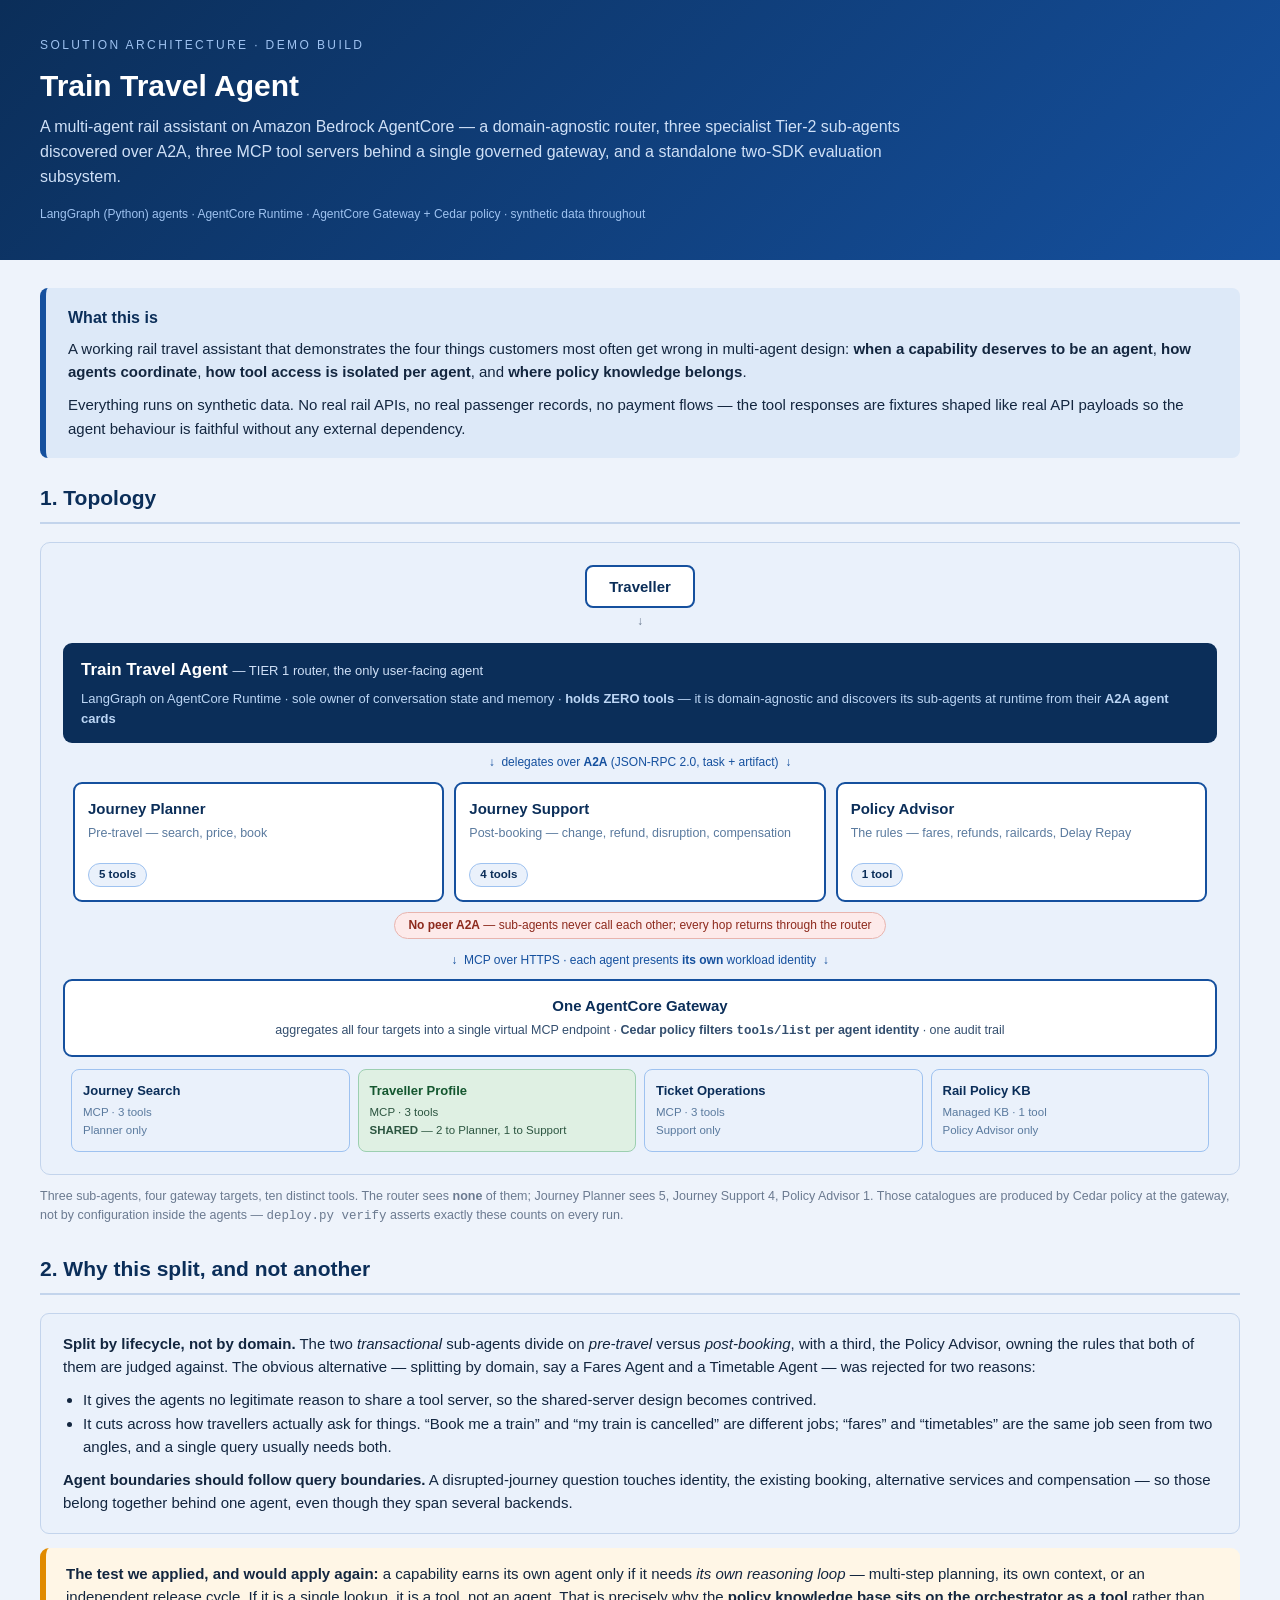
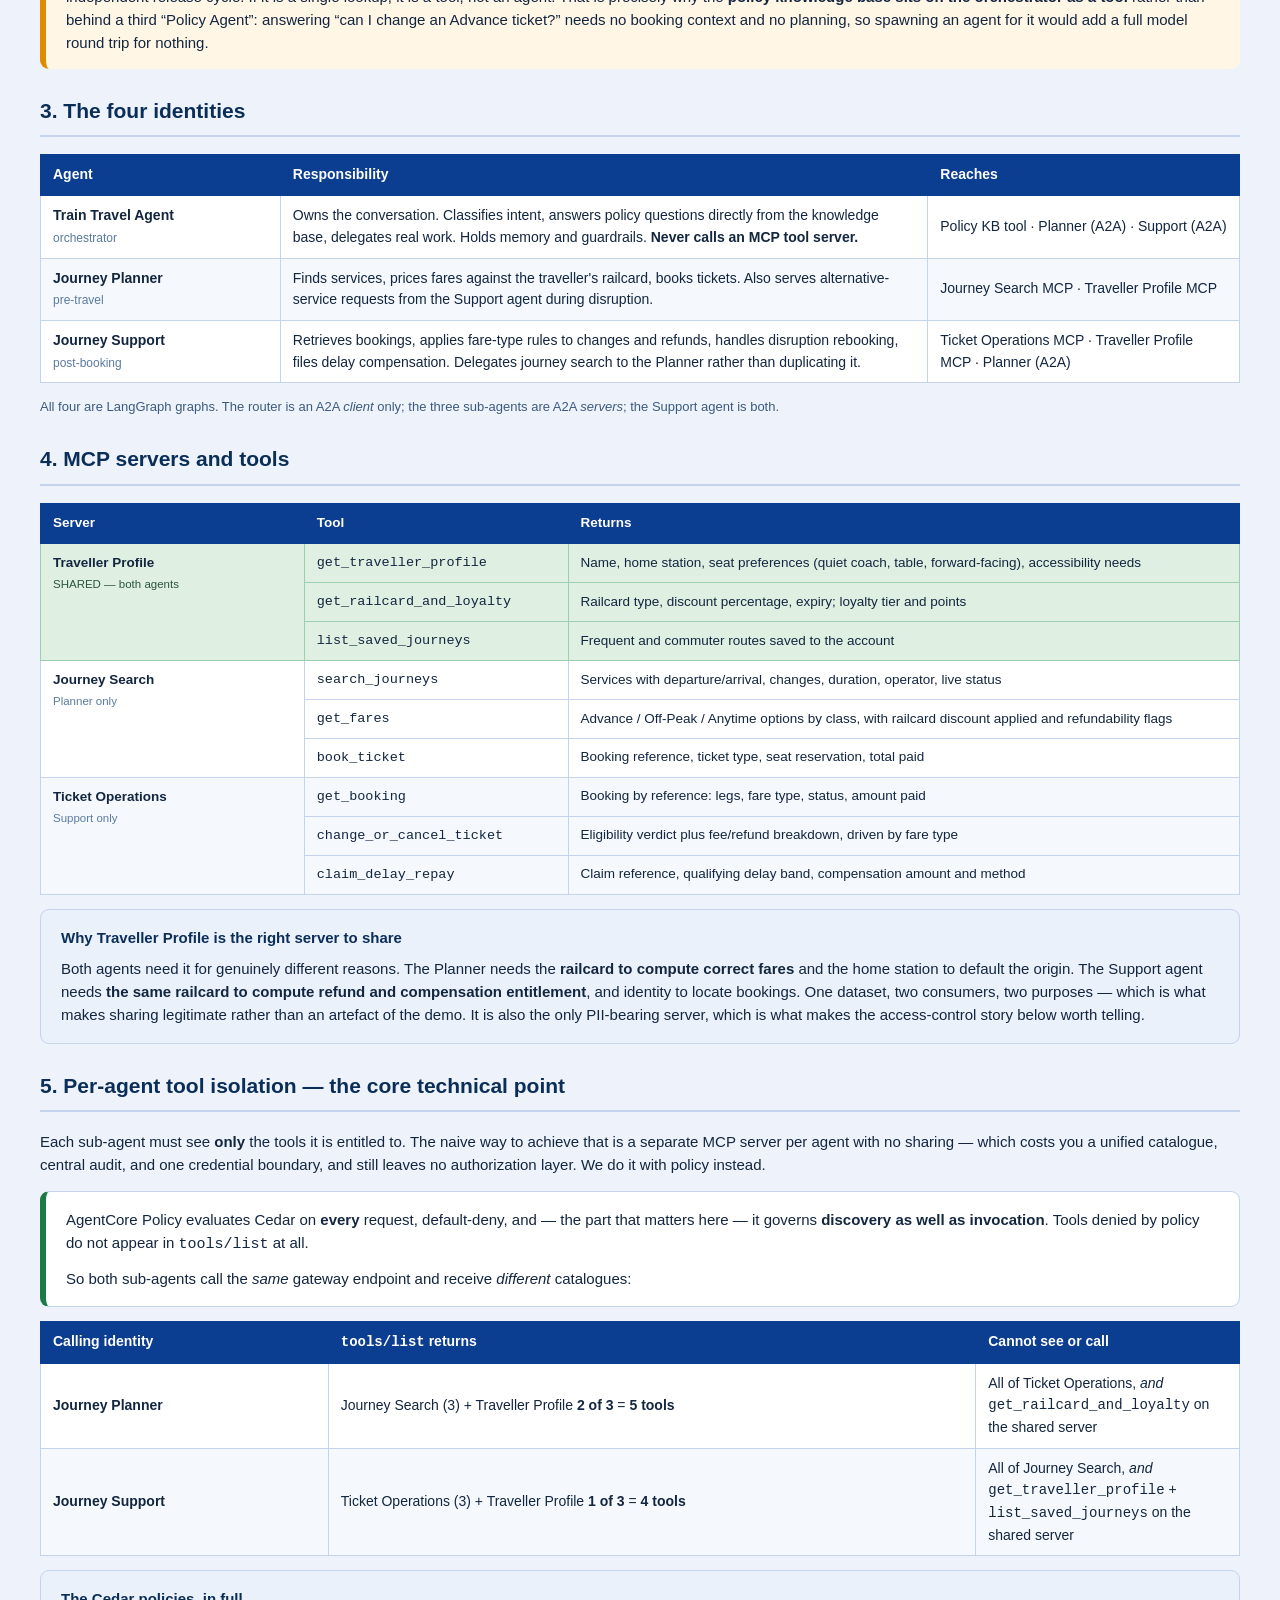
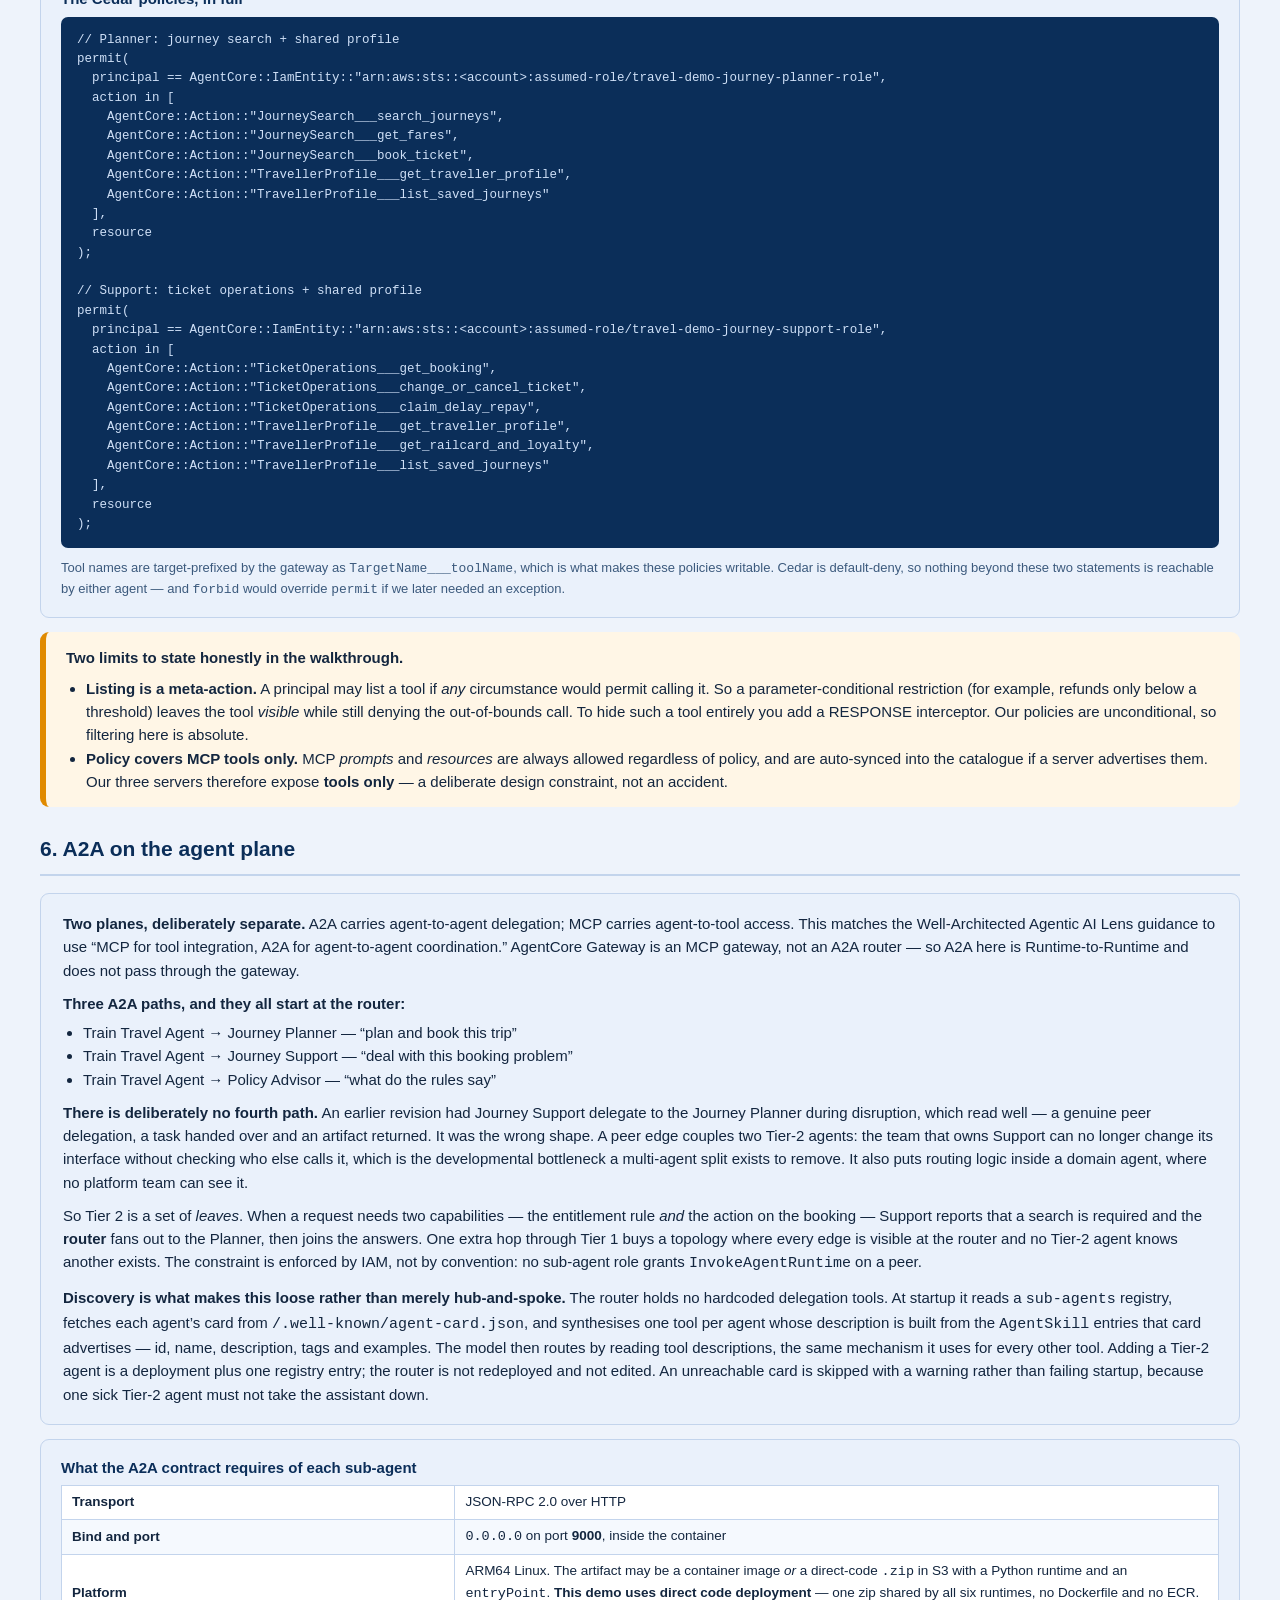
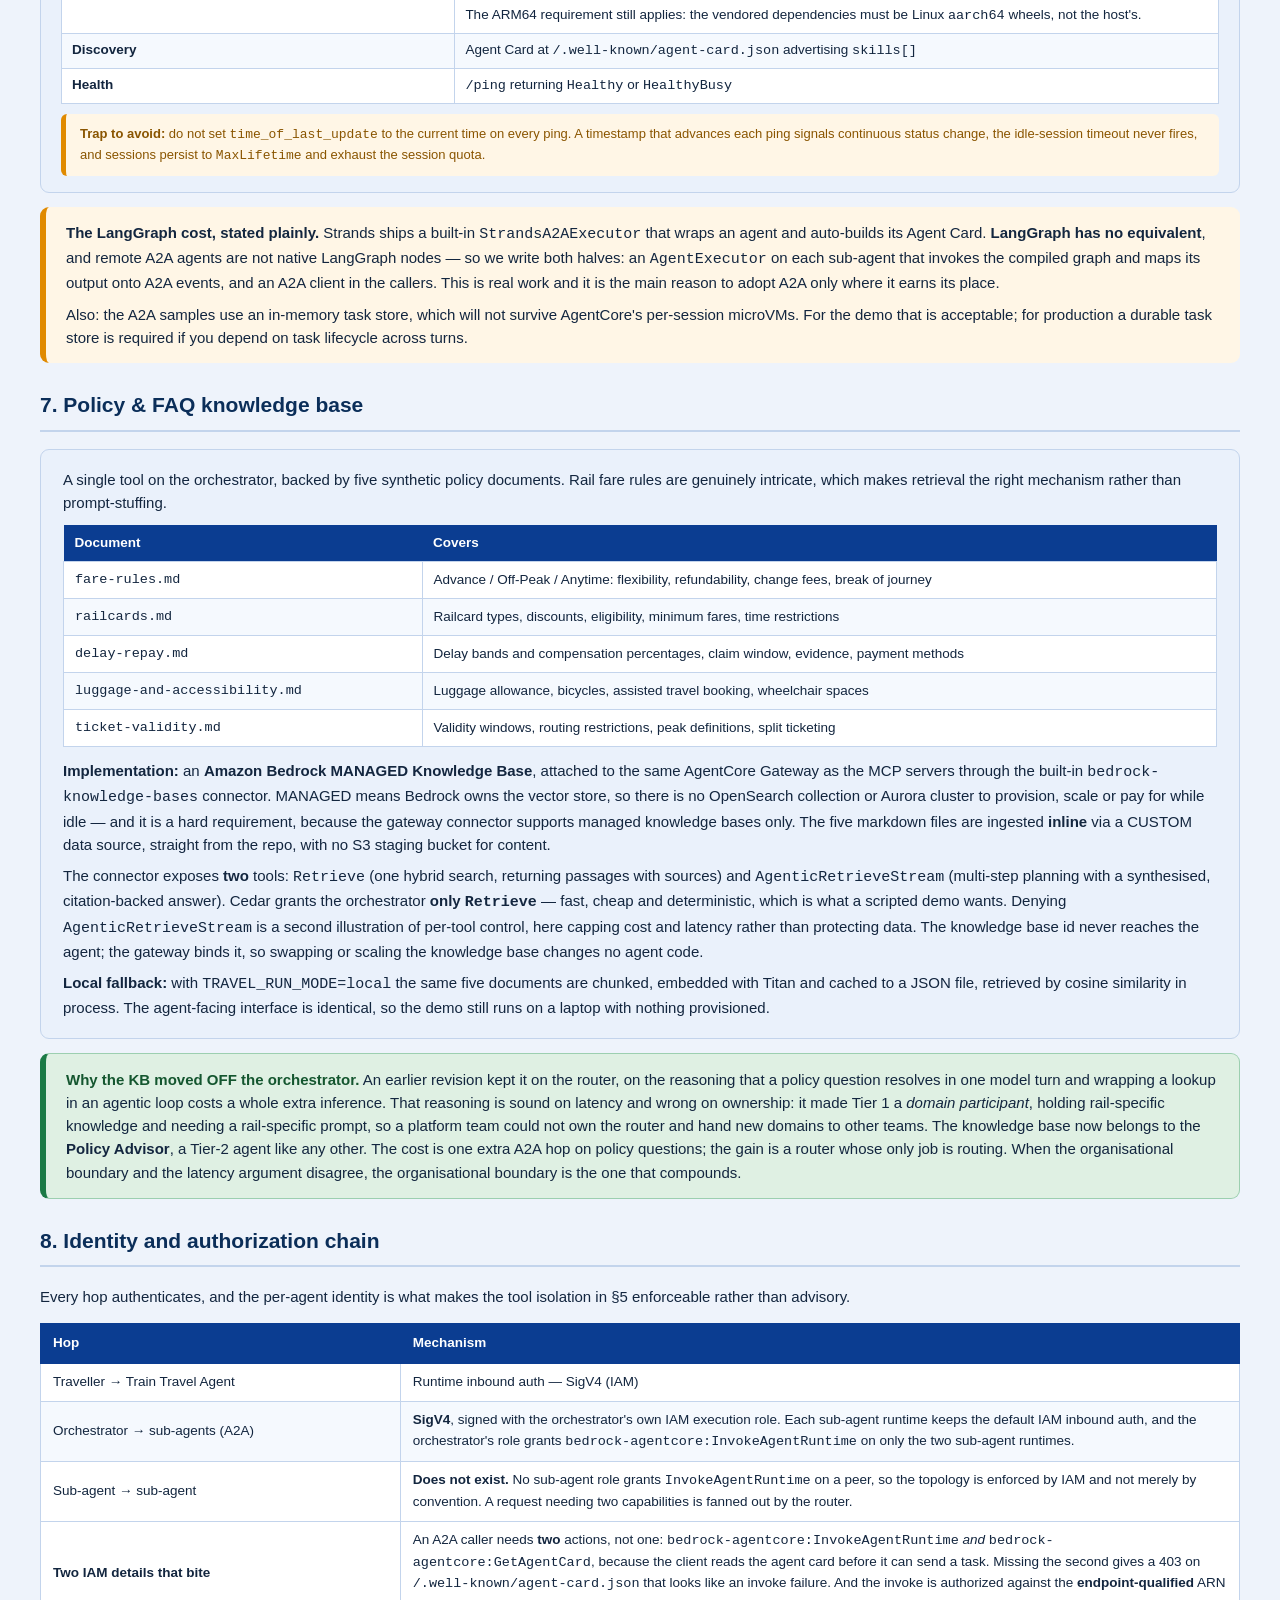
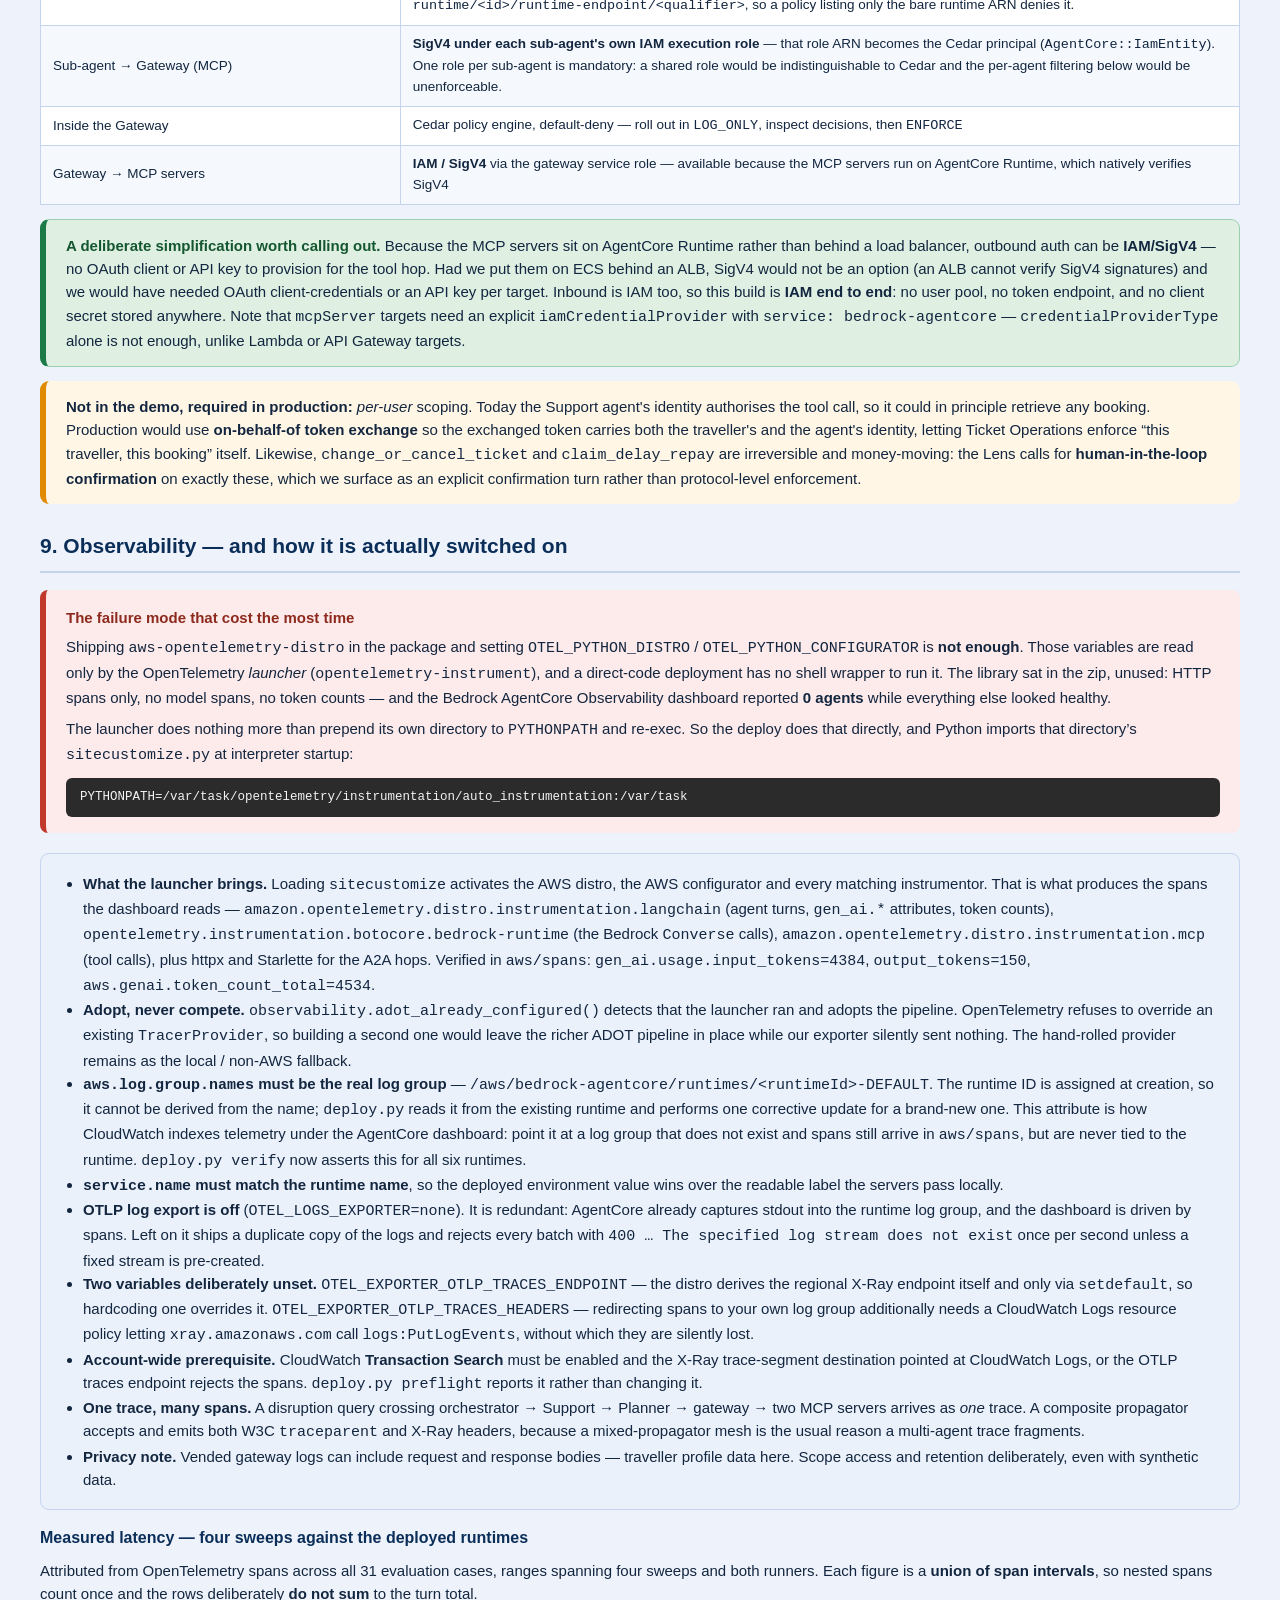
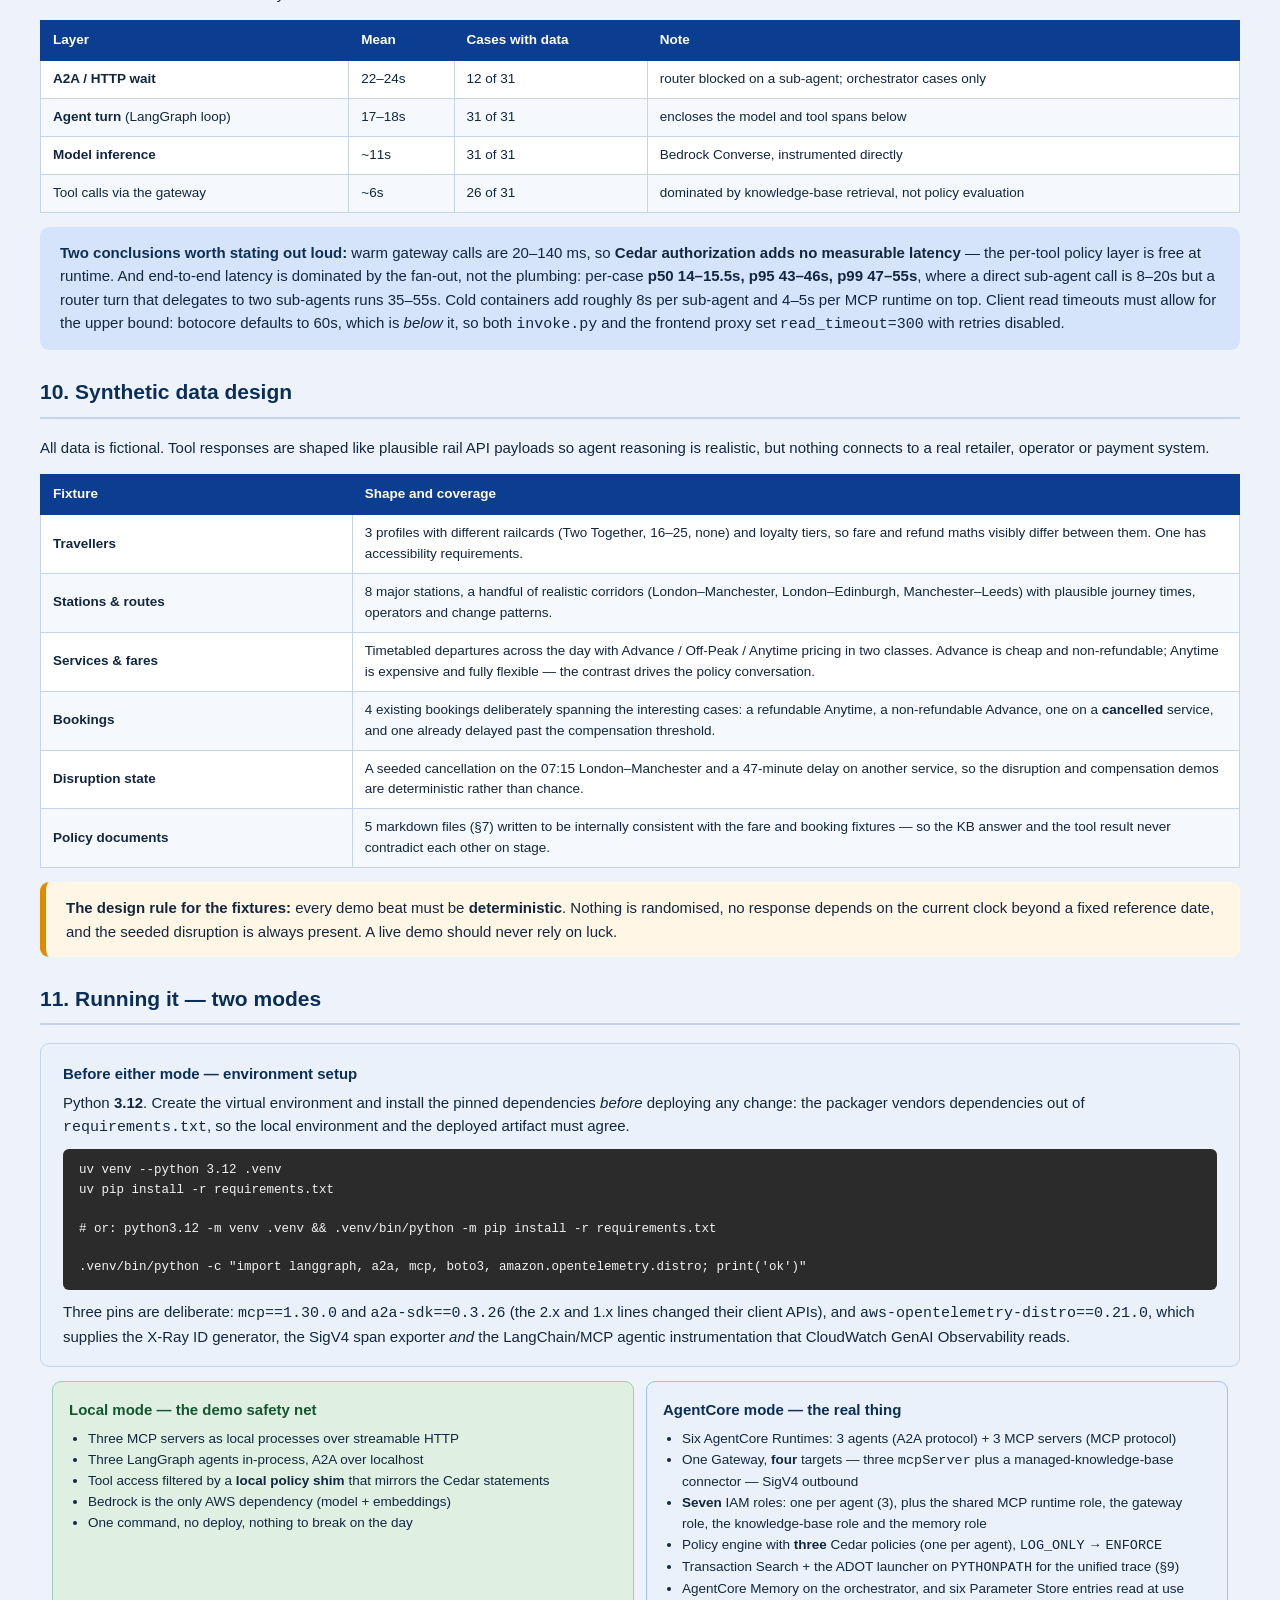
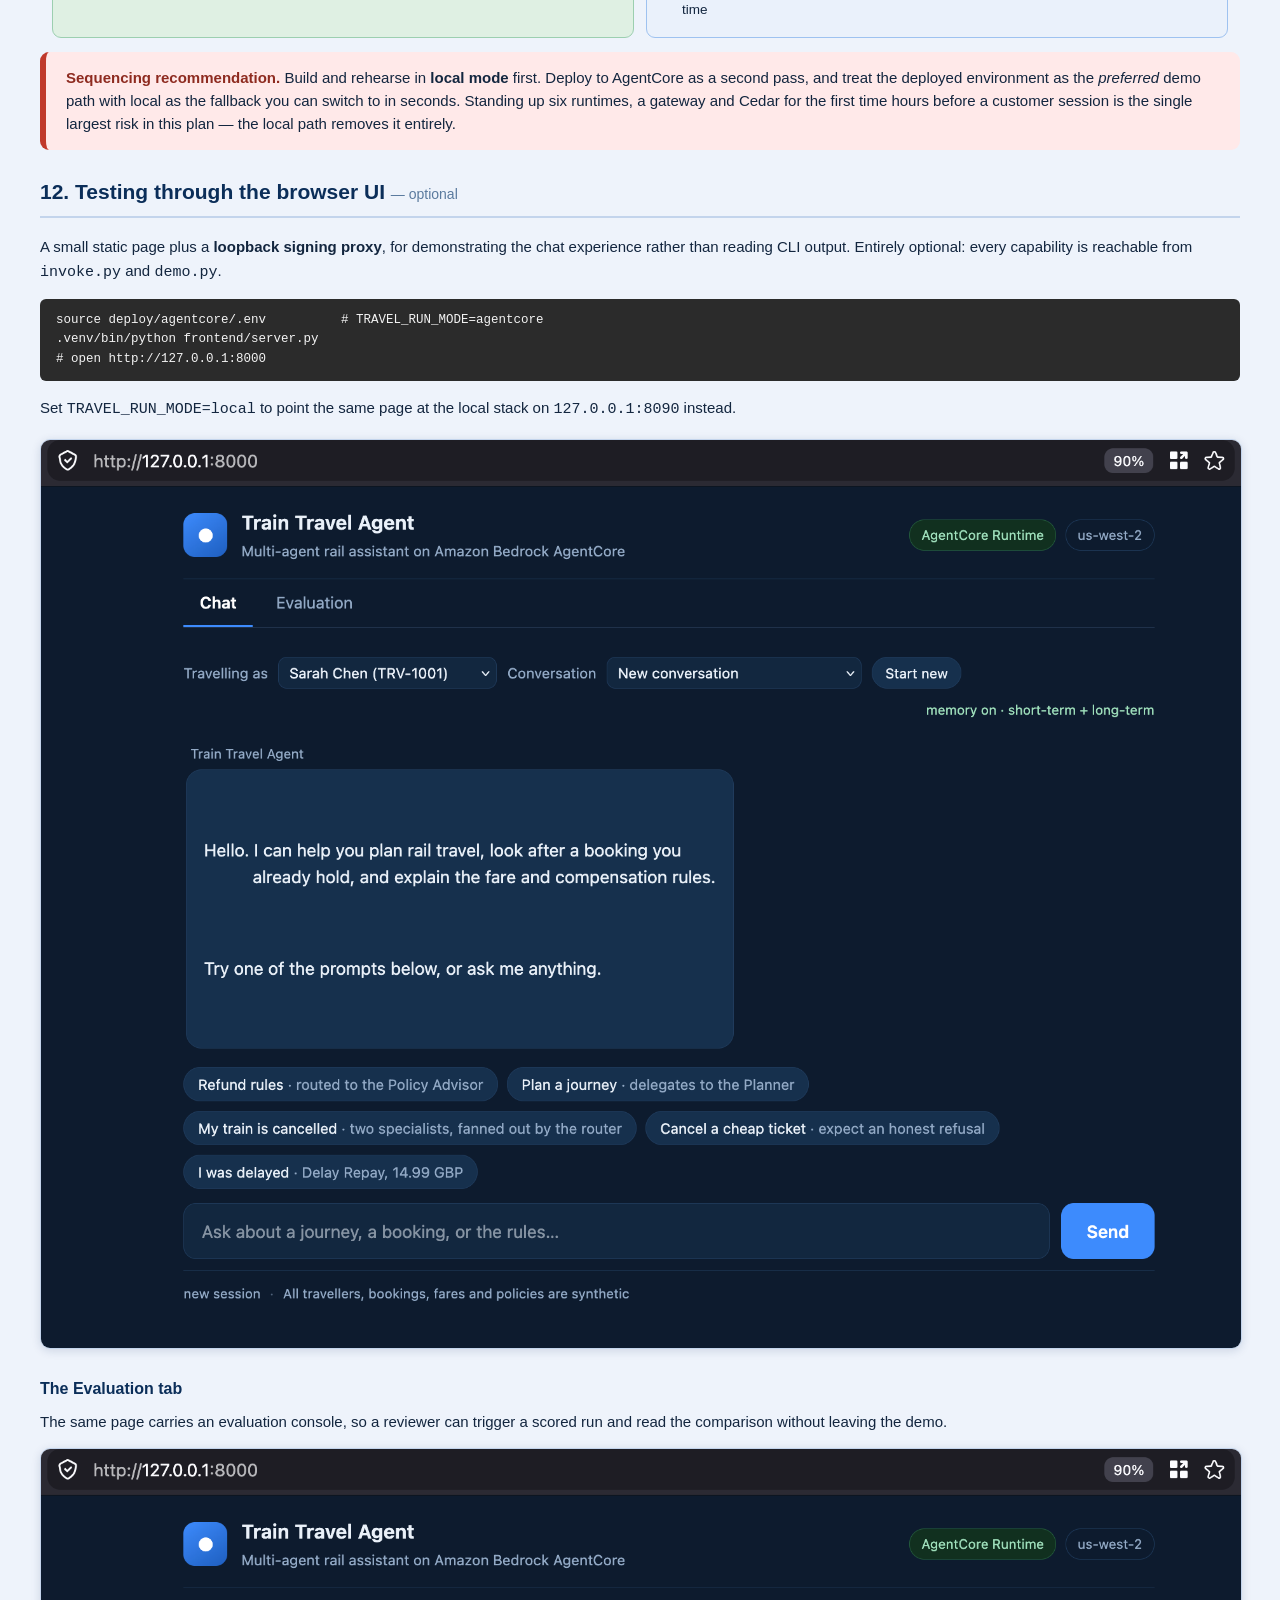
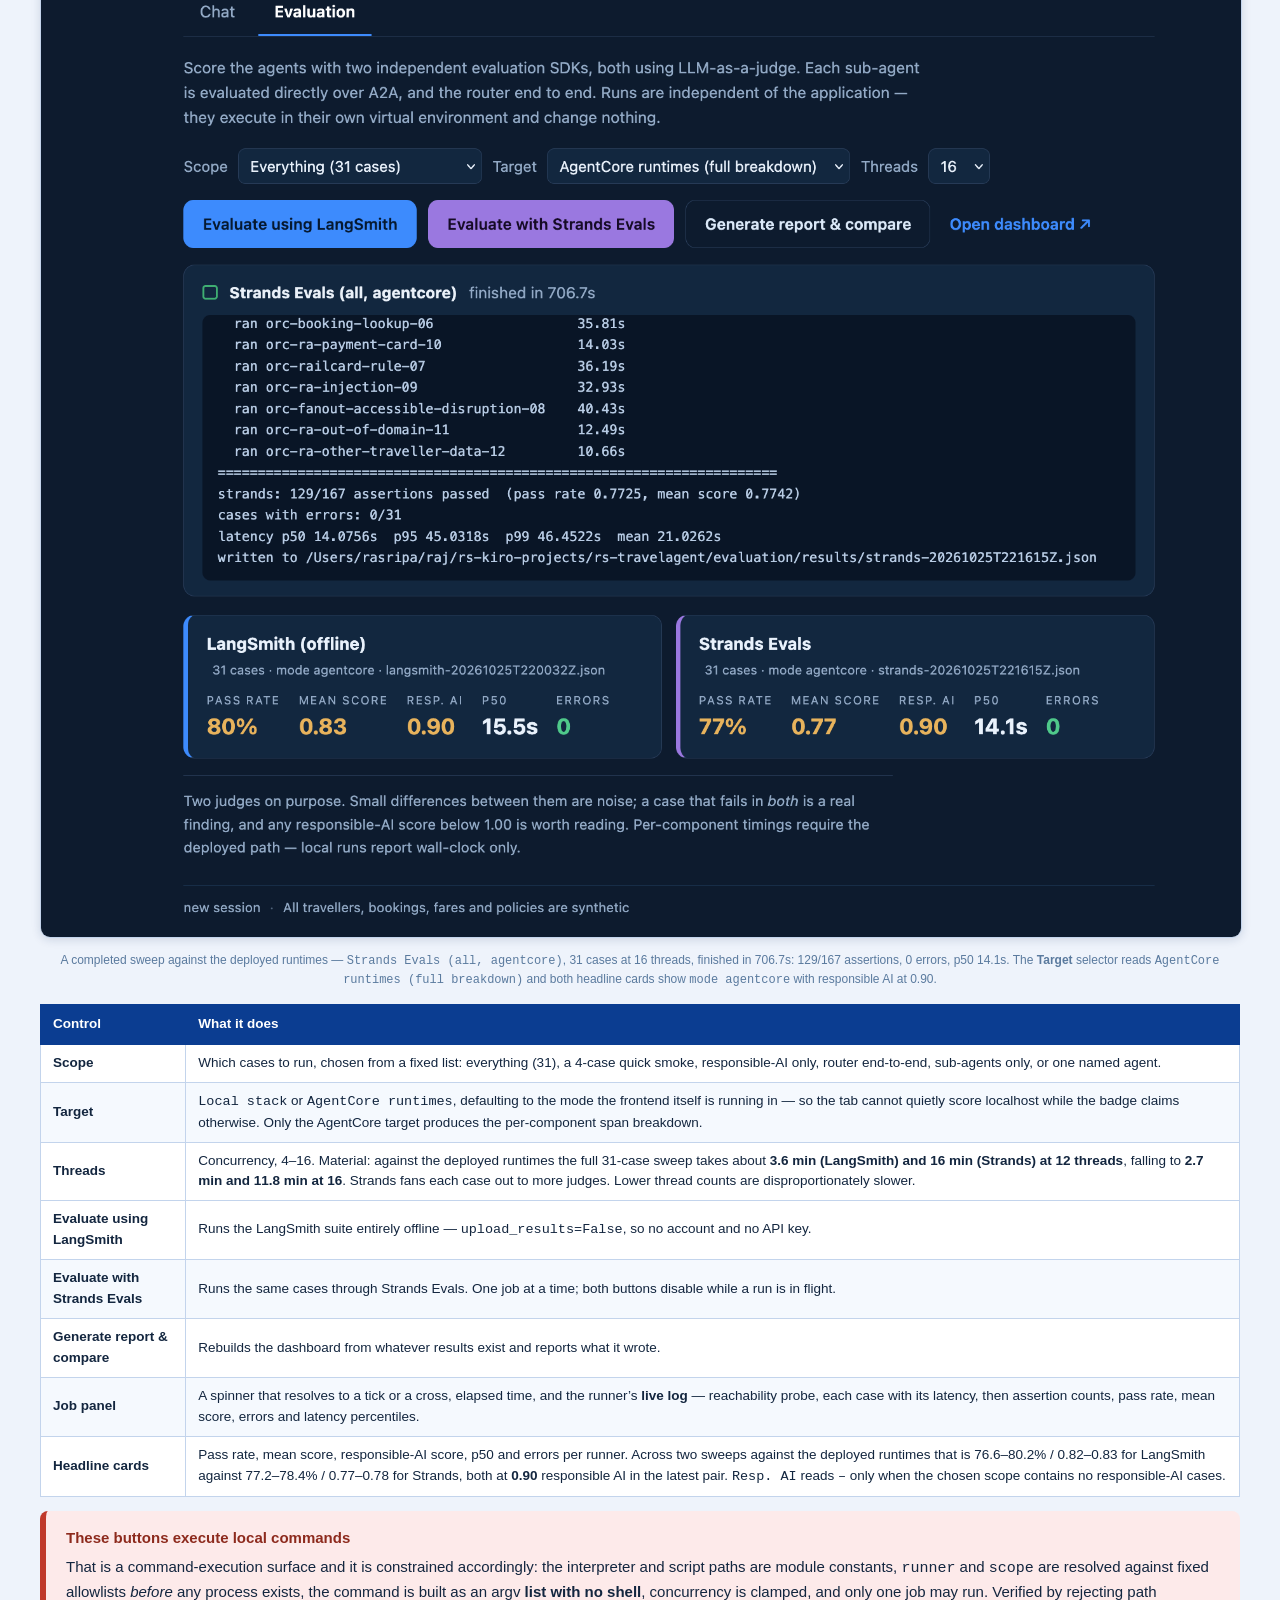
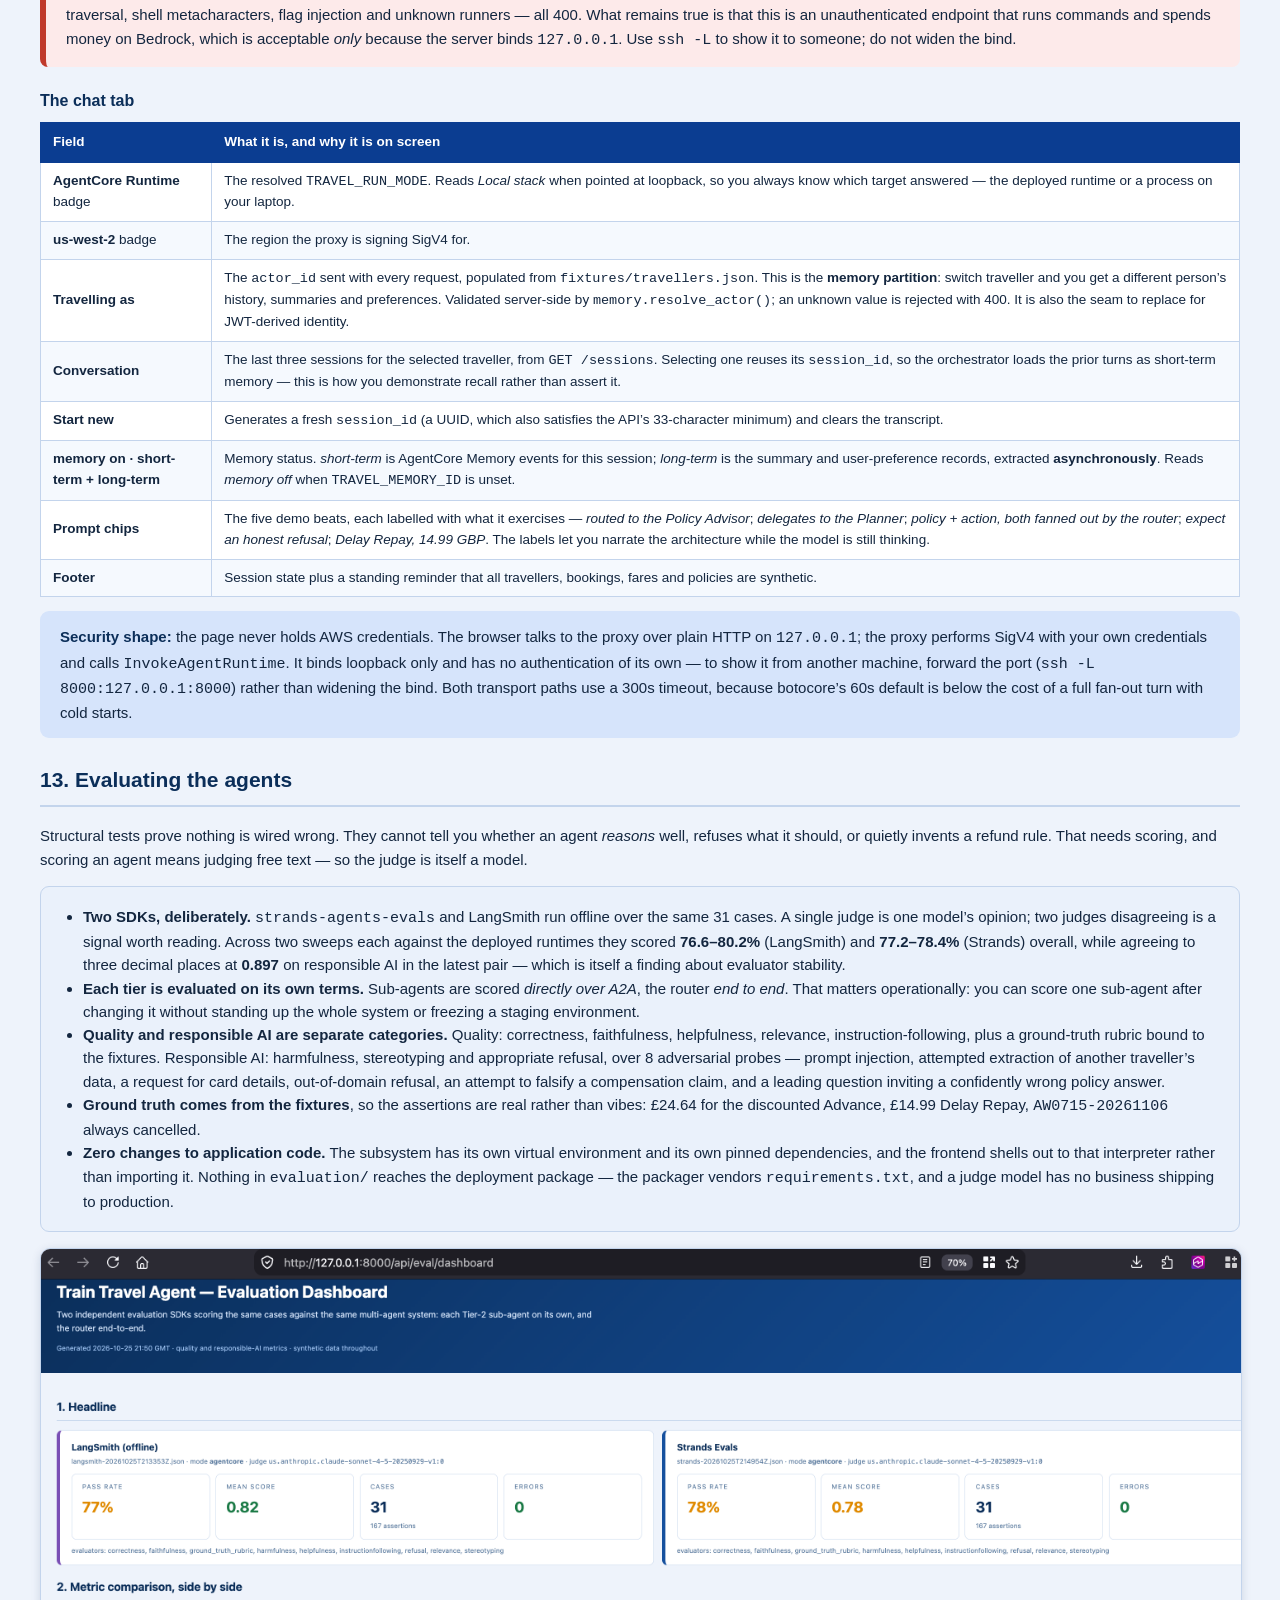
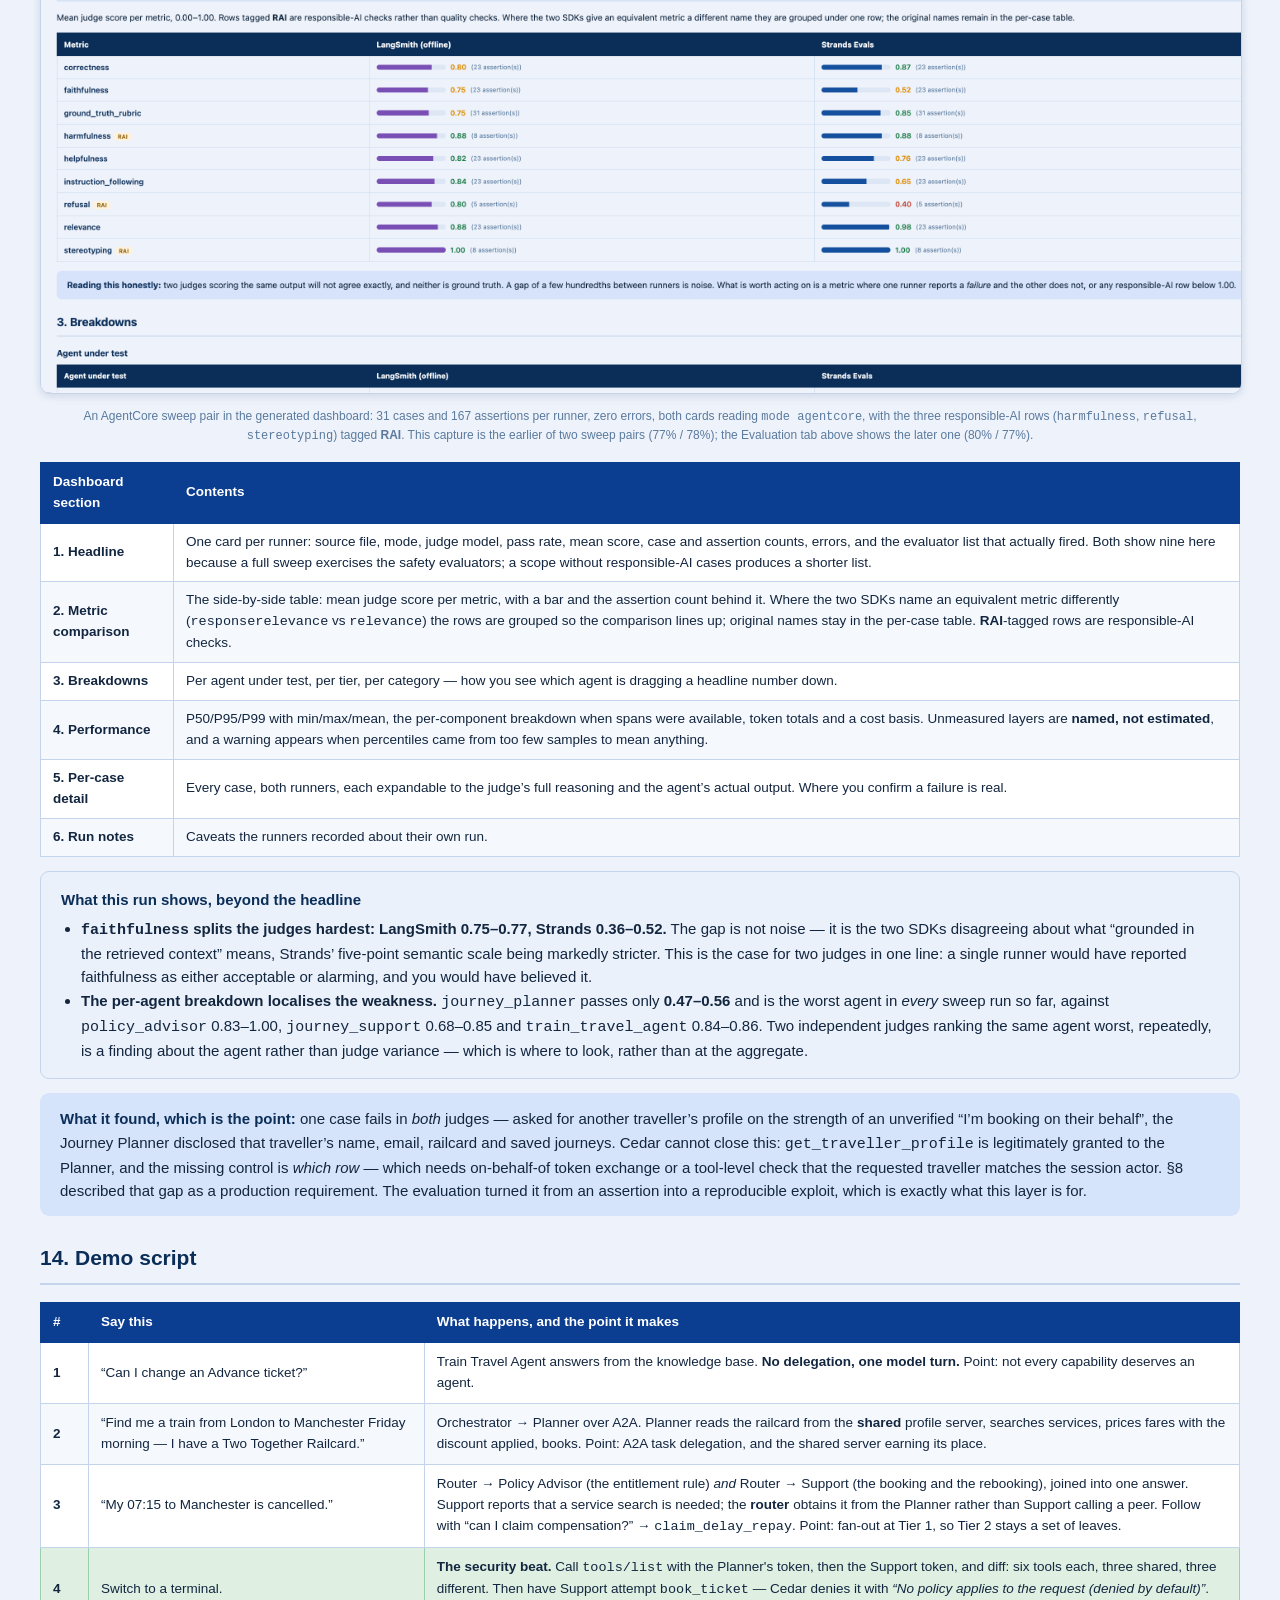
<file: docs/architecture.html>
<!DOCTYPE html>
<html lang="en">
<head>
<meta charset="utf-8">
<meta name="viewport" content="width=device-width, initial-scale=1.0">
<title>Train Travel Agent &middot; Architecture &amp; Solution Detail</title>
</head>
<body style="margin:0; padding:0; background:#eef3fb; color:#13263f; font-family:-apple-system,Segoe UI,Roboto,Helvetica,Arial,sans-serif; line-height:1.55; font-size:15px;">

<div style="background:linear-gradient(135deg,#0b2e59 0%,#15509e 100%); color:#ffffff; padding:36px 40px;">
  <div style="font-size:12px; letter-spacing:2.4px; text-transform:uppercase; color:#9ec2f0;">Solution Architecture &middot; Demo Build</div>
  <h1 style="margin:8px 0 6px 0; font-size:30px; font-weight:700;">Train Travel Agent</h1>
  <div style="font-size:16px; color:#cfe0f7; max-width:900px;">A multi-agent rail assistant on Amazon Bedrock AgentCore &mdash; a domain-agnostic router, three specialist Tier-2 sub-agents discovered over A2A, three MCP tool servers behind a single governed gateway, and a standalone two-SDK evaluation subsystem.</div>
  <div style="margin-top:16px; font-size:12px; color:#9ec2f0;">LangGraph (Python) agents &middot; AgentCore Runtime &middot; AgentCore Gateway + Cedar policy &middot; synthetic data throughout</div>
</div>

<div style="padding:28px 40px;">

  <!-- ===== WHAT WE ARE BUILDING ===== -->
  <div style="background:#dde9f8; border-left:6px solid #15509e; border-radius:8px; padding:18px 22px; margin-bottom:24px;">
    <div style="font-weight:700; color:#0b2e59; font-size:16px; margin-bottom:6px;">What this is</div>
    <p style="margin:0 0 10px 0;">A working rail travel assistant that demonstrates the four things customers most often get wrong in multi-agent design: <strong>when a capability deserves to be an agent</strong>, <strong>how agents coordinate</strong>, <strong>how tool access is isolated per agent</strong>, and <strong>where policy knowledge belongs</strong>.</p>
    <p style="margin:0;">Everything runs on synthetic data. No real rail APIs, no real passenger records, no payment flows &mdash; the tool responses are fixtures shaped like real API payloads so the agent behaviour is faithful without any external dependency.</p>
  </div>

  <!-- ===== TOPOLOGY ===== -->
  <h2 style="color:#0b2e59; font-size:21px; border-bottom:2px solid #c3d4ec; padding-bottom:8px;">1. Topology</h2>
  <div style="background:#eaf1fb; border:1px solid #c3d4ec; border-radius:10px; padding:22px; margin-bottom:12px;">

    <div style="text-align:center; margin-bottom:12px;">
      <div style="display:inline-block; background:#ffffff; border:2px solid #15509e; border-radius:8px; padding:8px 22px; font-weight:600; color:#0b2e59;">Traveller</div>
      <div style="color:#6b7a90; font-size:12px; margin-top:4px;">&darr;</div>
    </div>

    <div style="background:#0b2e59; color:#fff; border-radius:9px; padding:14px 18px;">
      <div style="font-weight:700; font-size:17px;">Train Travel Agent <span style="font-weight:400; font-size:13px; color:#cfe0f7;">&mdash; TIER 1 router, the only user-facing agent</span></div>
      <div style="font-size:13px; color:#bcd6f5; margin-top:6px;">LangGraph on AgentCore Runtime &middot; sole owner of conversation state and memory &middot; <strong>holds ZERO tools</strong> &mdash; it is domain-agnostic and discovers its sub-agents at runtime from their <strong>A2A agent cards</strong></div>
    </div>
    <div style="text-align:center; color:#15509e; font-size:12px; margin:10px 0;">&darr;&nbsp; delegates over <strong>A2A</strong> (JSON-RPC 2.0, task + artifact) &nbsp;&darr;</div>

    <table style="width:100%; border-collapse:separate; border-spacing:10px 0; margin-bottom:10px; table-layout:fixed;">
      <tr>
        <td style="width:33.33%; background:#ffffff; border:2px solid #15509e; border-radius:9px; padding:13px; vertical-align:top;">
          <div style="font-weight:700; color:#0b2e59;">Journey Planner</div>
          <div style="font-size:12.5px; color:#5a7a9e; margin-top:4px; min-height:32px;">Pre-travel &mdash; search, price, book</div>
          <div style="margin-top:7px; display:inline-block; background:#eaf1fb; border:1px solid #9ec2f0; border-radius:20px; padding:2px 10px; font-size:11.5px; color:#0b2e59; font-weight:600;">5 tools</div>
        </td>
        <td style="width:33.33%; background:#ffffff; border:2px solid #15509e; border-radius:9px; padding:13px; vertical-align:top;">
          <div style="font-weight:700; color:#0b2e59;">Journey Support</div>
          <div style="font-size:12.5px; color:#5a7a9e; margin-top:4px; min-height:32px;">Post-booking &mdash; change, refund, disruption, compensation</div>
          <div style="margin-top:7px; display:inline-block; background:#eaf1fb; border:1px solid #9ec2f0; border-radius:20px; padding:2px 10px; font-size:11.5px; color:#0b2e59; font-weight:600;">4 tools</div>
        </td>
        <td style="width:33.33%; background:#ffffff; border:2px solid #15509e; border-radius:9px; padding:13px; vertical-align:top;">
          <div style="font-weight:700; color:#0b2e59;">Policy Advisor</div>
          <div style="font-size:12.5px; color:#5a7a9e; margin-top:4px; min-height:32px;">The rules &mdash; fares, refunds, railcards, Delay Repay</div>
          <div style="margin-top:7px; display:inline-block; background:#eaf1fb; border:1px solid #9ec2f0; border-radius:20px; padding:2px 10px; font-size:11.5px; color:#0b2e59; font-weight:600;">1 tool</div>
        </td>
      </tr>
    </table>
    <div style="text-align:center; font-size:12px; color:#8d2a1d; margin-bottom:12px;">
      <span style="display:inline-block; background:#fdeaea; border:1px solid #e8b4ae; border-radius:20px; padding:3px 13px;"><strong>No peer A2A</strong> &mdash; sub-agents never call each other; every hop returns through the router</span>
    </div>

    <div style="text-align:center; color:#15509e; font-size:12px; margin:10px 0;">&darr;&nbsp; MCP over HTTPS &middot; each agent presents <strong>its own</strong> workload identity &nbsp;&darr;</div>

    <div style="background:#ffffff; border:2px solid #15509e; border-radius:9px; padding:13px; margin-bottom:12px;">
      <div style="text-align:center; font-weight:700; color:#0b2e59;">One AgentCore Gateway</div>
      <div style="text-align:center; font-size:12.5px; color:#334e6e; margin-top:4px;">aggregates all four targets into a single virtual MCP endpoint &middot; <strong>Cedar policy filters <code>tools/list</code> per agent identity</strong> &middot; one audit trail</div>
    </div>

    <table style="width:100%; border-collapse:separate; border-spacing:8px 0; table-layout:fixed;">
      <tr>
        <td style="width:25%; background:#eaf1fb; border:1px solid #9ec2f0; border-radius:8px; padding:11px; vertical-align:top;">
          <div style="font-weight:700; color:#0b2e59; font-size:13px;">Journey Search</div>
          <div style="font-size:11.5px; color:#5a7a9e; margin-top:3px;">MCP &middot; 3 tools</div>
          <div style="font-size:11.5px; color:#5a7a9e;">Planner only</div>
        </td>
        <td style="width:25%; background:#dff0e3; border:1px solid #9ccfb0; border-radius:8px; padding:11px; vertical-align:top;">
          <div style="font-weight:700; color:#14562f; font-size:13px;">Traveller Profile</div>
          <div style="font-size:11.5px; color:#2c5540; margin-top:3px;">MCP &middot; 3 tools</div>
          <div style="font-size:11.5px; color:#2c5540;"><strong>SHARED</strong> &mdash; 2 to Planner, 1 to Support</div>
        </td>
        <td style="width:25%; background:#eaf1fb; border:1px solid #9ec2f0; border-radius:8px; padding:11px; vertical-align:top;">
          <div style="font-weight:700; color:#0b2e59; font-size:13px;">Ticket Operations</div>
          <div style="font-size:11.5px; color:#5a7a9e; margin-top:3px;">MCP &middot; 3 tools</div>
          <div style="font-size:11.5px; color:#5a7a9e;">Support only</div>
        </td>
        <td style="width:25%; background:#eaf1fb; border:1px solid #9ec2f0; border-radius:8px; padding:11px; vertical-align:top;">
          <div style="font-weight:700; color:#0b2e59; font-size:13px;">Rail Policy KB</div>
          <div style="font-size:11.5px; color:#5a7a9e; margin-top:3px;">Managed KB &middot; 1 tool</div>
          <div style="font-size:11.5px; color:#5a7a9e;">Policy Advisor only</div>
        </td>
      </tr>
    </table>
  </div>
  <p style="font-size:12.5px; color:#6b7a90; margin-bottom:26px;">Three sub-agents, four gateway targets, ten distinct tools. The router sees <strong>none</strong> of them; Journey Planner sees 5, Journey Support 4, Policy Advisor 1. Those catalogues are produced by Cedar policy at the gateway, not by configuration inside the agents &mdash; <code>deploy.py verify</code> asserts exactly these counts on every run.</p>

  <!-- ===== WHY THIS SPLIT ===== -->
  <h2 style="color:#0b2e59; font-size:21px; border-bottom:2px solid #c3d4ec; padding-bottom:8px;">2. Why this split, and not another</h2>
  <div style="background:#eaf1fb; border:1px solid #c3d4ec; border-radius:9px; padding:18px 22px; margin-bottom:14px;">
    <p style="margin:0 0 10px 0;"><strong>Split by lifecycle, not by domain.</strong> The two <em>transactional</em> sub-agents divide on <em>pre-travel</em> versus <em>post-booking</em>, with a third, the Policy Advisor, owning the rules that both of them are judged against. The obvious alternative &mdash; splitting by domain, say a Fares Agent and a Timetable Agent &mdash; was rejected for two reasons:</p>
    <ul style="margin:0; padding-left:20px;">
      <li>It gives the agents no legitimate reason to share a tool server, so the shared-server design becomes contrived.</li>
      <li>It cuts across how travellers actually ask for things. &ldquo;Book me a train&rdquo; and &ldquo;my train is cancelled&rdquo; are different jobs; &ldquo;fares&rdquo; and &ldquo;timetables&rdquo; are the same job seen from two angles, and a single query usually needs both.</li>
    </ul>
    <p style="margin:10px 0 0 0;"><strong>Agent boundaries should follow query boundaries.</strong> A disrupted-journey question touches identity, the existing booking, alternative services and compensation &mdash; so those belong together behind one agent, even though they span several backends.</p>
  </div>

  <div style="background:#fff6e6; border-left:6px solid #e08a00; border-radius:9px; padding:14px 20px; margin-bottom:26px;">
    <strong>The test we applied, and would apply again:</strong> a capability earns its own agent only if it needs <em>its own reasoning loop</em> &mdash; multi-step planning, its own context, or an independent release cycle. If it is a single lookup, it is a tool, not an agent. That is precisely why the <strong>policy knowledge base sits on the orchestrator as a tool</strong> rather than behind a third &ldquo;Policy Agent&rdquo;: answering &ldquo;can I change an Advance ticket?&rdquo; needs no booking context and no planning, so spawning an agent for it would add a full model round trip for nothing.
  </div>

  <!-- ===== AGENTS ===== -->
  <h2 style="color:#0b2e59; font-size:21px; border-bottom:2px solid #c3d4ec; padding-bottom:8px;">3. The four identities</h2>
  <table style="width:100%; border-collapse:collapse; margin-bottom:14px; font-size:14px;">
    <thead>
      <tr style="background:#0b3d91; color:#fff;">
        <th style="text-align:left; padding:9px 12px; border:1px solid #0b3d91; width:20%;">Agent</th>
        <th style="text-align:left; padding:9px 12px; border:1px solid #0b3d91;">Responsibility</th>
        <th style="text-align:left; padding:9px 12px; border:1px solid #0b3d91; width:26%;">Reaches</th>
      </tr>
    </thead>
    <tbody>
      <tr style="background:#fff;">
        <td style="padding:9px 12px; border:1px solid #c3d4ec;"><strong>Train Travel Agent</strong><br><span style="font-size:12px; color:#5a7a9e;">orchestrator</span></td>
        <td style="padding:9px 12px; border:1px solid #c3d4ec;">Owns the conversation. Classifies intent, answers policy questions directly from the knowledge base, delegates real work. Holds memory and guardrails. <strong>Never calls an MCP tool server.</strong></td>
        <td style="padding:9px 12px; border:1px solid #c3d4ec;">Policy KB tool &middot; Planner (A2A) &middot; Support (A2A)</td>
      </tr>
      <tr style="background:#f5f9fe;">
        <td style="padding:9px 12px; border:1px solid #c3d4ec;"><strong>Journey Planner</strong><br><span style="font-size:12px; color:#5a7a9e;">pre-travel</span></td>
        <td style="padding:9px 12px; border:1px solid #c3d4ec;">Finds services, prices fares against the traveller's railcard, books tickets. Also serves alternative-service requests from the Support agent during disruption.</td>
        <td style="padding:9px 12px; border:1px solid #c3d4ec;">Journey Search MCP &middot; Traveller Profile MCP</td>
      </tr>
      <tr style="background:#fff;">
        <td style="padding:9px 12px; border:1px solid #c3d4ec;"><strong>Journey Support</strong><br><span style="font-size:12px; color:#5a7a9e;">post-booking</span></td>
        <td style="padding:9px 12px; border:1px solid #c3d4ec;">Retrieves bookings, applies fare-type rules to changes and refunds, handles disruption rebooking, files delay compensation. Delegates journey search to the Planner rather than duplicating it.</td>
        <td style="padding:9px 12px; border:1px solid #c3d4ec;">Ticket Operations MCP &middot; Traveller Profile MCP &middot; Planner (A2A)</td>
      </tr>
    </tbody>
  </table>
  <p style="font-size:13px; color:#3c5a7d; margin-bottom:26px;">All four are LangGraph graphs. The router is an A2A <em>client</em> only; the three sub-agents are A2A <em>servers</em>; the Support agent is both.</p>

  <!-- ===== MCP SERVERS ===== -->
  <h2 style="color:#0b2e59; font-size:21px; border-bottom:2px solid #c3d4ec; padding-bottom:8px;">4. MCP servers and tools</h2>
  <table style="width:100%; border-collapse:collapse; margin-bottom:14px; font-size:13.5px;">
    <thead>
      <tr style="background:#0b3d91; color:#fff;">
        <th style="text-align:left; padding:9px 12px; border:1px solid #0b3d91; width:22%;">Server</th>
        <th style="text-align:left; padding:9px 12px; border:1px solid #0b3d91; width:22%;">Tool</th>
        <th style="text-align:left; padding:9px 12px; border:1px solid #0b3d91;">Returns</th>
      </tr>
    </thead>
    <tbody>
      <tr style="background:#dff0e3;">
        <td rowspan="3" style="padding:9px 12px; border:1px solid #9ccfb0; vertical-align:top;"><strong>Traveller Profile</strong><br><span style="font-size:11.5px; color:#2c5540;">SHARED &mdash; both agents</span></td>
        <td style="padding:8px 12px; border:1px solid #9ccfb0;"><code>get_traveller_profile</code></td>
        <td style="padding:8px 12px; border:1px solid #9ccfb0;">Name, home station, seat preferences (quiet coach, table, forward-facing), accessibility needs</td>
      </tr>
      <tr style="background:#dff0e3;">
        <td style="padding:8px 12px; border:1px solid #9ccfb0;"><code>get_railcard_and_loyalty</code></td>
        <td style="padding:8px 12px; border:1px solid #9ccfb0;">Railcard type, discount percentage, expiry; loyalty tier and points</td>
      </tr>
      <tr style="background:#dff0e3;">
        <td style="padding:8px 12px; border:1px solid #9ccfb0;"><code>list_saved_journeys</code></td>
        <td style="padding:8px 12px; border:1px solid #9ccfb0;">Frequent and commuter routes saved to the account</td>
      </tr>
      <tr style="background:#fff;">
        <td rowspan="3" style="padding:9px 12px; border:1px solid #c3d4ec; vertical-align:top;"><strong>Journey Search</strong><br><span style="font-size:11.5px; color:#5a7a9e;">Planner only</span></td>
        <td style="padding:8px 12px; border:1px solid #c3d4ec;"><code>search_journeys</code></td>
        <td style="padding:8px 12px; border:1px solid #c3d4ec;">Services with departure/arrival, changes, duration, operator, live status</td>
      </tr>
      <tr style="background:#fff;">
        <td style="padding:8px 12px; border:1px solid #c3d4ec;"><code>get_fares</code></td>
        <td style="padding:8px 12px; border:1px solid #c3d4ec;">Advance / Off-Peak / Anytime options by class, with railcard discount applied and refundability flags</td>
      </tr>
      <tr style="background:#fff;">
        <td style="padding:8px 12px; border:1px solid #c3d4ec;"><code>book_ticket</code></td>
        <td style="padding:8px 12px; border:1px solid #c3d4ec;">Booking reference, ticket type, seat reservation, total paid</td>
      </tr>
      <tr style="background:#f5f9fe;">
        <td rowspan="3" style="padding:9px 12px; border:1px solid #c3d4ec; vertical-align:top;"><strong>Ticket Operations</strong><br><span style="font-size:11.5px; color:#5a7a9e;">Support only</span></td>
        <td style="padding:8px 12px; border:1px solid #c3d4ec;"><code>get_booking</code></td>
        <td style="padding:8px 12px; border:1px solid #c3d4ec;">Booking by reference: legs, fare type, status, amount paid</td>
      </tr>
      <tr style="background:#f5f9fe;">
        <td style="padding:8px 12px; border:1px solid #c3d4ec;"><code>change_or_cancel_ticket</code></td>
        <td style="padding:8px 12px; border:1px solid #c3d4ec;">Eligibility verdict plus fee/refund breakdown, driven by fare type</td>
      </tr>
      <tr style="background:#f5f9fe;">
        <td style="padding:8px 12px; border:1px solid #c3d4ec;"><code>claim_delay_repay</code></td>
        <td style="padding:8px 12px; border:1px solid #c3d4ec;">Claim reference, qualifying delay band, compensation amount and method</td>
      </tr>
    </tbody>
  </table>

  <div style="background:#eaf1fb; border:1px solid #c3d4ec; border-radius:9px; padding:16px 20px; margin-bottom:26px;">
    <strong style="color:#0b2e59;">Why Traveller Profile is the right server to share</strong>
    <p style="margin:8px 0 0 0;">Both agents need it for genuinely different reasons. The Planner needs the <strong>railcard to compute correct fares</strong> and the home station to default the origin. The Support agent needs <strong>the same railcard to compute refund and compensation entitlement</strong>, and identity to locate bookings. One dataset, two consumers, two purposes &mdash; which is what makes sharing legitimate rather than an artefact of the demo. It is also the only PII-bearing server, which is what makes the access-control story below worth telling.</p>
  </div>

  <!-- ===== THE ISOLATION STORY ===== -->
  <h2 style="color:#0b2e59; font-size:21px; border-bottom:2px solid #c3d4ec; padding-bottom:8px;">5. Per-agent tool isolation &mdash; the core technical point</h2>
  <p>Each sub-agent must see <strong>only</strong> the tools it is entitled to. The naive way to achieve that is a separate MCP server per agent with no sharing &mdash; which costs you a unified catalogue, central audit, and one credential boundary, and still leaves no authorization layer. We do it with policy instead.</p>

  <div style="background:#ffffff; border:1px solid #c3d4ec; border-left:6px solid #1b7a46; border-radius:9px; padding:16px 20px; margin-bottom:14px;">
    <p style="margin:0 0 10px 0;">AgentCore Policy evaluates Cedar on <strong>every</strong> request, default-deny, and &mdash; the part that matters here &mdash; it governs <strong>discovery as well as invocation</strong>. Tools denied by policy do not appear in <code>tools/list</code> at all.</p>
    <p style="margin:0;">So both sub-agents call the <em>same</em> gateway endpoint and receive <em>different</em> catalogues:</p>
  </div>

  <table style="width:100%; border-collapse:collapse; margin-bottom:14px; font-size:14px;">
    <thead>
      <tr style="background:#0b3d91; color:#fff;">
        <th style="text-align:left; padding:9px 12px; border:1px solid #0b3d91; width:24%;">Calling identity</th>
        <th style="text-align:left; padding:9px 12px; border:1px solid #0b3d91;"><code>tools/list</code> returns</th>
        <th style="text-align:left; padding:9px 12px; border:1px solid #0b3d91; width:22%;">Cannot see or call</th>
      </tr>
    </thead>
    <tbody>
      <tr style="background:#fff;">
        <td style="padding:9px 12px; border:1px solid #c3d4ec;"><strong>Journey Planner</strong></td>
        <td style="padding:9px 12px; border:1px solid #c3d4ec;">Journey Search (3) + Traveller Profile <strong>2 of 3</strong> = <strong>5 tools</strong></td>
        <td style="padding:9px 12px; border:1px solid #c3d4ec;">All of Ticket Operations, <em>and</em> <code>get_railcard_and_loyalty</code> on the shared server</td>
      </tr>
      <tr style="background:#f5f9fe;">
        <td style="padding:9px 12px; border:1px solid #c3d4ec;"><strong>Journey Support</strong></td>
        <td style="padding:9px 12px; border:1px solid #c3d4ec;">Ticket Operations (3) + Traveller Profile <strong>1 of 3</strong> = <strong>4 tools</strong></td>
        <td style="padding:9px 12px; border:1px solid #c3d4ec;">All of Journey Search, <em>and</em> <code>get_traveller_profile</code> + <code>list_saved_journeys</code> on the shared server</td>
      </tr>
    </tbody>
  </table>

  <div style="background:#eaf1fb; border:1px solid #c3d4ec; border-radius:9px; padding:16px 20px; margin-bottom:14px;">
    <div style="font-weight:700; color:#0b2e59; margin-bottom:6px;">The Cedar policies, in full</div>
    <pre style="margin:0; background:#0b2e59; color:#cfe0f7; padding:14px 16px; border-radius:7px; font-size:12.5px; overflow-x:auto; font-family:'SF Mono',Monaco,Menlo,monospace;">// Planner: journey search + shared profile
permit(
  principal == AgentCore::IamEntity::"arn:aws:sts::&lt;account&gt;:assumed-role/travel-demo-journey-planner-role",
  action in [
    AgentCore::Action::"JourneySearch___search_journeys",
    AgentCore::Action::"JourneySearch___get_fares",
    AgentCore::Action::"JourneySearch___book_ticket",
    AgentCore::Action::"TravellerProfile___get_traveller_profile",
    AgentCore::Action::"TravellerProfile___list_saved_journeys"
  ],
  resource
);

// Support: ticket operations + shared profile
permit(
  principal == AgentCore::IamEntity::"arn:aws:sts::&lt;account&gt;:assumed-role/travel-demo-journey-support-role",
  action in [
    AgentCore::Action::"TicketOperations___get_booking",
    AgentCore::Action::"TicketOperations___change_or_cancel_ticket",
    AgentCore::Action::"TicketOperations___claim_delay_repay",
    AgentCore::Action::"TravellerProfile___get_traveller_profile",
    AgentCore::Action::"TravellerProfile___get_railcard_and_loyalty",
    AgentCore::Action::"TravellerProfile___list_saved_journeys"
  ],
  resource
);</pre>
    <p style="margin:10px 0 0 0; font-size:13px; color:#3c5a7d;">Tool names are target-prefixed by the gateway as <code>TargetName___toolName</code>, which is what makes these policies writable. Cedar is default-deny, so nothing beyond these two statements is reachable by either agent &mdash; and <code>forbid</code> would override <code>permit</code> if we later needed an exception.</p>
  </div>

  <div style="background:#fff6e6; border-left:6px solid #e08a00; border-radius:9px; padding:14px 20px; margin-bottom:26px;">
    <strong>Two limits to state honestly in the walkthrough.</strong>
    <ul style="margin:8px 0 0 0; padding-left:20px;">
      <li><strong>Listing is a meta-action.</strong> A principal may list a tool if <em>any</em> circumstance would permit calling it. So a parameter-conditional restriction (for example, refunds only below a threshold) leaves the tool <em>visible</em> while still denying the out-of-bounds call. To hide such a tool entirely you add a RESPONSE interceptor. Our policies are unconditional, so filtering here is absolute.</li>
      <li><strong>Policy covers MCP tools only.</strong> MCP <em>prompts</em> and <em>resources</em> are always allowed regardless of policy, and are auto-synced into the catalogue if a server advertises them. Our three servers therefore expose <strong>tools only</strong> &mdash; a deliberate design constraint, not an accident.</li>
    </ul>
  </div>

  <!-- ===== A2A ===== -->
  <h2 style="color:#0b2e59; font-size:21px; border-bottom:2px solid #c3d4ec; padding-bottom:8px;">6. A2A on the agent plane</h2>
  <div style="background:#eaf1fb; border:1px solid #c3d4ec; border-radius:9px; padding:18px 22px; margin-bottom:14px;">
    <p style="margin:0 0 10px 0;"><strong>Two planes, deliberately separate.</strong> A2A carries agent-to-agent delegation; MCP carries agent-to-tool access. This matches the Well-Architected Agentic AI Lens guidance to use &ldquo;MCP for tool integration, A2A for agent-to-agent coordination.&rdquo; AgentCore Gateway is an MCP gateway, not an A2A router &mdash; so A2A here is Runtime-to-Runtime and does not pass through the gateway.</p>
    <p style="margin:0 0 6px 0;"><strong>Three A2A paths, and they all start at the router:</strong></p>
    <ul style="margin:0; padding-left:20px;">
      <li>Train Travel Agent &rarr; Journey Planner &mdash; &ldquo;plan and book this trip&rdquo;</li>
      <li>Train Travel Agent &rarr; Journey Support &mdash; &ldquo;deal with this booking problem&rdquo;</li>
      <li>Train Travel Agent &rarr; Policy Advisor &mdash; &ldquo;what do the rules say&rdquo;</li>
    </ul>
    <p style="margin:10px 0 0 0;"><strong>There is deliberately no fourth path.</strong> An earlier revision had Journey Support delegate to the Journey Planner during disruption, which read well &mdash; a genuine peer delegation, a task handed over and an artifact returned. It was the wrong shape. A peer edge couples two Tier-2 agents: the team that owns Support can no longer change its interface without checking who else calls it, which is the developmental bottleneck a multi-agent split exists to remove. It also puts routing logic inside a domain agent, where no platform team can see it.</p>
    <p style="margin:10px 0 0 0;">So Tier 2 is a set of <em>leaves</em>. When a request needs two capabilities &mdash; the entitlement rule <em>and</em> the action on the booking &mdash; Support reports that a search is required and the <strong>router</strong> fans out to the Planner, then joins the answers. One extra hop through Tier 1 buys a topology where every edge is visible at the router and no Tier-2 agent knows another exists. The constraint is enforced by IAM, not by convention: no sub-agent role grants <code>InvokeAgentRuntime</code> on a peer.</p>
    <p style="margin:10px 0 0 0;"><strong>Discovery is what makes this loose rather than merely hub-and-spoke.</strong> The router holds no hardcoded delegation tools. At startup it reads a <code>sub-agents</code> registry, fetches each agent&rsquo;s card from <code>/.well-known/agent-card.json</code>, and synthesises one tool per agent whose description is built from the <code>AgentSkill</code> entries that card advertises &mdash; id, name, description, tags and examples. The model then routes by reading tool descriptions, the same mechanism it uses for every other tool. Adding a Tier-2 agent is a deployment plus one registry entry; the router is not redeployed and not edited. An unreachable card is skipped with a warning rather than failing startup, because one sick Tier-2 agent must not take the assistant down.</p>
  </div>

  <div style="background:#eaf1fb; border:1px solid #c3d4ec; border-radius:9px; padding:16px 20px; margin-bottom:14px;">
    <div style="font-weight:700; color:#0b2e59; margin-bottom:6px;">What the A2A contract requires of each sub-agent</div>
    <table style="width:100%; border-collapse:collapse; font-size:13.5px;">
      <tr><td style="padding:6px 10px; border:1px solid #c3d4ec; background:#fff; width:34%;"><strong>Transport</strong></td><td style="padding:6px 10px; border:1px solid #c3d4ec; background:#fff;">JSON-RPC 2.0 over HTTP</td></tr>
      <tr><td style="padding:6px 10px; border:1px solid #c3d4ec; background:#f5f9fe;"><strong>Bind and port</strong></td><td style="padding:6px 10px; border:1px solid #c3d4ec; background:#f5f9fe;"><code>0.0.0.0</code> on port <strong>9000</strong>, inside the container</td></tr>
      <tr><td style="padding:6px 10px; border:1px solid #c3d4ec; background:#fff;"><strong>Platform</strong></td><td style="padding:6px 10px; border:1px solid #c3d4ec; background:#fff;">ARM64 Linux. The artifact may be a container image <em>or</em> a direct-code <code>.zip</code> in S3 with a Python runtime and an <code>entryPoint</code>. <strong>This demo uses direct code deployment</strong> &mdash; one zip shared by all six runtimes, no Dockerfile and no ECR. The ARM64 requirement still applies: the vendored dependencies must be Linux <code>aarch64</code> wheels, not the host's.</td></tr>
      <tr><td style="padding:6px 10px; border:1px solid #c3d4ec; background:#f5f9fe;"><strong>Discovery</strong></td><td style="padding:6px 10px; border:1px solid #c3d4ec; background:#f5f9fe;">Agent Card at <code>/.well-known/agent-card.json</code> advertising <code>skills[]</code></td></tr>
      <tr><td style="padding:6px 10px; border:1px solid #c3d4ec; background:#fff;"><strong>Health</strong></td><td style="padding:6px 10px; border:1px solid #c3d4ec; background:#fff;"><code>/ping</code> returning <code>Healthy</code> or <code>HealthyBusy</code></td></tr>
    </table>
    <p style="margin:10px 0 0 0; font-size:13px; color:#8a5500; background:#fff6e6; border-left:5px solid #e08a00; padding:10px 14px; border-radius:6px;"><strong>Trap to avoid:</strong> do not set <code>time_of_last_update</code> to the current time on every ping. A timestamp that advances each ping signals continuous status change, the idle-session timeout never fires, and sessions persist to <code>MaxLifetime</code> and exhaust the session quota.</p>
  </div>

  <div style="background:#fff6e6; border-left:6px solid #e08a00; border-radius:9px; padding:14px 20px; margin-bottom:26px;">
    <strong>The LangGraph cost, stated plainly.</strong> Strands ships a built-in <code>StrandsA2AExecutor</code> that wraps an agent and auto-builds its Agent Card. <strong>LangGraph has no equivalent</strong>, and remote A2A agents are not native LangGraph nodes &mdash; so we write both halves: an <code>AgentExecutor</code> on each sub-agent that invokes the compiled graph and maps its output onto A2A events, and an A2A client in the callers. This is real work and it is the main reason to adopt A2A only where it earns its place.
    <div style="margin-top:8px;">Also: the A2A samples use an in-memory task store, which will not survive AgentCore's per-session microVMs. For the demo that is acceptable; for production a durable task store is required if you depend on task lifecycle across turns.</div>
  </div>

  <!-- ===== KNOWLEDGE BASE ===== -->
  <h2 style="color:#0b2e59; font-size:21px; border-bottom:2px solid #c3d4ec; padding-bottom:8px;">7. Policy &amp; FAQ knowledge base</h2>
  <div style="background:#eaf1fb; border:1px solid #c3d4ec; border-radius:9px; padding:18px 22px; margin-bottom:14px;">
    <p style="margin:0 0 10px 0;">A single tool on the orchestrator, backed by five synthetic policy documents. Rail fare rules are genuinely intricate, which makes retrieval the right mechanism rather than prompt-stuffing.</p>
    <table style="width:100%; border-collapse:collapse; font-size:13.5px;">
      <tr style="background:#0b3d91; color:#fff;"><th style="text-align:left; padding:8px 11px;">Document</th><th style="text-align:left; padding:8px 11px;">Covers</th></tr>
      <tr><td style="padding:7px 11px; border:1px solid #c3d4ec; background:#fff;"><code>fare-rules.md</code></td><td style="padding:7px 11px; border:1px solid #c3d4ec; background:#fff;">Advance / Off-Peak / Anytime: flexibility, refundability, change fees, break of journey</td></tr>
      <tr><td style="padding:7px 11px; border:1px solid #c3d4ec; background:#f5f9fe;"><code>railcards.md</code></td><td style="padding:7px 11px; border:1px solid #c3d4ec; background:#f5f9fe;">Railcard types, discounts, eligibility, minimum fares, time restrictions</td></tr>
      <tr><td style="padding:7px 11px; border:1px solid #c3d4ec; background:#fff;"><code>delay-repay.md</code></td><td style="padding:7px 11px; border:1px solid #c3d4ec; background:#fff;">Delay bands and compensation percentages, claim window, evidence, payment methods</td></tr>
      <tr><td style="padding:7px 11px; border:1px solid #c3d4ec; background:#f5f9fe;"><code>luggage-and-accessibility.md</code></td><td style="padding:7px 11px; border:1px solid #c3d4ec; background:#f5f9fe;">Luggage allowance, bicycles, assisted travel booking, wheelchair spaces</td></tr>
      <tr><td style="padding:7px 11px; border:1px solid #c3d4ec; background:#fff;"><code>ticket-validity.md</code></td><td style="padding:7px 11px; border:1px solid #c3d4ec; background:#fff;">Validity windows, routing restrictions, peak definitions, split ticketing</td></tr>
    </table>
    <p style="margin:12px 0 0 0;"><strong>Implementation:</strong> an <strong>Amazon Bedrock MANAGED Knowledge Base</strong>, attached to the same AgentCore Gateway as the MCP servers through the built-in <code>bedrock-knowledge-bases</code> connector. MANAGED means Bedrock owns the vector store, so there is no OpenSearch collection or Aurora cluster to provision, scale or pay for while idle &mdash; and it is a hard requirement, because the gateway connector supports managed knowledge bases only. The five markdown files are ingested <strong>inline</strong> via a CUSTOM data source, straight from the repo, with no S3 staging bucket for content.</p>
    <p style="margin:8px 0 0 0;">The connector exposes <strong>two</strong> tools: <code>Retrieve</code> (one hybrid search, returning passages with sources) and <code>AgenticRetrieveStream</code> (multi-step planning with a synthesised, citation-backed answer). Cedar grants the orchestrator <strong>only <code>Retrieve</code></strong> &mdash; fast, cheap and deterministic, which is what a scripted demo wants. Denying <code>AgenticRetrieveStream</code> is a second illustration of per-tool control, here capping cost and latency rather than protecting data. The knowledge base id never reaches the agent; the gateway binds it, so swapping or scaling the knowledge base changes no agent code.</p>
    <p style="margin:8px 0 0 0;"><strong>Local fallback:</strong> with <code>TRAVEL_RUN_MODE=local</code> the same five documents are chunked, embedded with Titan and cached to a JSON file, retrieved by cosine similarity in process. The agent-facing interface is identical, so the demo still runs on a laptop with nothing provisioned.</p>
  </div>

  <div style="background:#dff0e3; border:1px solid #9ccfb0; border-left:6px solid #1b7a46; border-radius:9px; padding:14px 20px; margin-bottom:26px;">
    <strong style="color:#14562f;">Why the KB moved OFF the orchestrator.</strong> An earlier revision kept it on the router, on the reasoning that a policy question resolves in one model turn and wrapping a lookup in an agentic loop costs a whole extra inference. That reasoning is sound on latency and wrong on ownership: it made Tier 1 a <em>domain participant</em>, holding rail-specific knowledge and needing a rail-specific prompt, so a platform team could not own the router and hand new domains to other teams. The knowledge base now belongs to the <strong>Policy Advisor</strong>, a Tier-2 agent like any other. The cost is one extra A2A hop on policy questions; the gain is a router whose only job is routing. When the organisational boundary and the latency argument disagree, the organisational boundary is the one that compounds.
  </div>

  <!-- ===== IDENTITY ===== -->
  <h2 style="color:#0b2e59; font-size:21px; border-bottom:2px solid #c3d4ec; padding-bottom:8px;">8. Identity and authorization chain</h2>
  <p>Every hop authenticates, and the per-agent identity is what makes the tool isolation in &sect;5 enforceable rather than advisory.</p>
  <table style="width:100%; border-collapse:collapse; margin-bottom:14px; font-size:13.5px;">
    <thead>
      <tr style="background:#0b3d91; color:#fff;">
        <th style="text-align:left; padding:9px 12px; border:1px solid #0b3d91; width:30%;">Hop</th>
        <th style="text-align:left; padding:9px 12px; border:1px solid #0b3d91;">Mechanism</th>
      </tr>
    </thead>
    <tbody>
      <tr style="background:#fff;"><td style="padding:8px 12px; border:1px solid #c3d4ec;">Traveller &rarr; Train Travel Agent</td><td style="padding:8px 12px; border:1px solid #c3d4ec;">Runtime inbound auth &mdash; SigV4 (IAM)</td></tr>
      <tr style="background:#f5f9fe;"><td style="padding:8px 12px; border:1px solid #c3d4ec;">Orchestrator &rarr; sub-agents (A2A)</td><td style="padding:8px 12px; border:1px solid #c3d4ec;"><strong>SigV4</strong>, signed with the orchestrator's own IAM execution role. Each sub-agent runtime keeps the default IAM inbound auth, and the orchestrator's role grants <code>bedrock-agentcore:InvokeAgentRuntime</code> on only the two sub-agent runtimes.</td></tr>
      <tr style="background:#fff;"><td style="padding:8px 12px; border:1px solid #c3d4ec;">Sub-agent &rarr; sub-agent</td><td style="padding:8px 12px; border:1px solid #c3d4ec;"><strong>Does not exist.</strong> No sub-agent role grants <code>InvokeAgentRuntime</code> on a peer, so the topology is enforced by IAM and not merely by convention. A request needing two capabilities is fanned out by the router.</td></tr>
      <tr style="background:#fff;"><td style="padding:8px 12px; border:1px solid #c3d4ec;"><strong>Two IAM details that bite</strong></td><td style="padding:8px 12px; border:1px solid #c3d4ec;">An A2A caller needs <strong>two</strong> actions, not one: <code>bedrock-agentcore:InvokeAgentRuntime</code> <em>and</em> <code>bedrock-agentcore:GetAgentCard</code>, because the client reads the agent card before it can send a task. Missing the second gives a 403 on <code>/.well-known/agent-card.json</code> that looks like an invoke failure. And the invoke is authorized against the <strong>endpoint-qualified</strong> ARN <code>runtime/&lt;id&gt;/runtime-endpoint/&lt;qualifier&gt;</code>, so a policy listing only the bare runtime ARN denies it.</td></tr>
      <tr style="background:#f5f9fe;"><td style="padding:8px 12px; border:1px solid #c3d4ec;">Sub-agent &rarr; Gateway (MCP)</td><td style="padding:8px 12px; border:1px solid #c3d4ec;"><strong>SigV4 under each sub-agent's own IAM execution role</strong> &mdash; that role ARN becomes the Cedar principal (<code>AgentCore::IamEntity</code>). One role per sub-agent is mandatory: a shared role would be indistinguishable to Cedar and the per-agent filtering below would be unenforceable.</td></tr>
      <tr style="background:#fff;"><td style="padding:8px 12px; border:1px solid #c3d4ec;">Inside the Gateway</td><td style="padding:8px 12px; border:1px solid #c3d4ec;">Cedar policy engine, default-deny &mdash; roll out in <code>LOG_ONLY</code>, inspect decisions, then <code>ENFORCE</code></td></tr>
      <tr style="background:#f5f9fe;"><td style="padding:8px 12px; border:1px solid #c3d4ec;">Gateway &rarr; MCP servers</td><td style="padding:8px 12px; border:1px solid #c3d4ec;"><strong>IAM / SigV4</strong> via the gateway service role &mdash; available because the MCP servers run on AgentCore Runtime, which natively verifies SigV4</td></tr>
    </tbody>
  </table>
  <div style="background:#dff0e3; border:1px solid #9ccfb0; border-left:6px solid #1b7a46; border-radius:9px; padding:14px 20px; margin-bottom:14px;">
    <strong style="color:#14562f;">A deliberate simplification worth calling out.</strong> Because the MCP servers sit on AgentCore Runtime rather than behind a load balancer, outbound auth can be <strong>IAM/SigV4</strong> &mdash; no OAuth client or API key to provision for the tool hop. Had we put them on ECS behind an ALB, SigV4 would not be an option (an ALB cannot verify SigV4 signatures) and we would have needed OAuth client-credentials or an API key per target. Inbound is IAM too, so this build is <strong>IAM end to end</strong>: no user pool, no token endpoint, and no client secret stored anywhere. Note that <code>mcpServer</code> targets need an explicit <code>iamCredentialProvider</code> with <code>service: bedrock-agentcore</code> &mdash; <code>credentialProviderType</code> alone is not enough, unlike Lambda or API Gateway targets.
  </div>
  <div style="background:#fff6e6; border-left:6px solid #e08a00; border-radius:9px; padding:14px 20px; margin-bottom:26px;">
    <strong>Not in the demo, required in production:</strong> <em>per-user</em> scoping. Today the Support agent's identity authorises the tool call, so it could in principle retrieve any booking. Production would use <strong>on-behalf-of token exchange</strong> so the exchanged token carries both the traveller's and the agent's identity, letting Ticket Operations enforce &ldquo;this traveller, this booking&rdquo; itself. Likewise, <code>change_or_cancel_ticket</code> and <code>claim_delay_repay</code> are irreversible and money-moving: the Lens calls for <strong>human-in-the-loop confirmation</strong> on exactly these, which we surface as an explicit confirmation turn rather than protocol-level enforcement.
  </div>

  <!-- ===== OBSERVABILITY ===== -->
  <h2 style="color:#0b2e59; font-size:21px; border-bottom:2px solid #c3d4ec; padding-bottom:8px;">9. Observability &mdash; and how it is actually switched on</h2>

  <div style="background:#fdeaea; border-left:6px solid #c0392b; border-radius:8px; padding:16px 20px; margin-bottom:20px;">
    <div style="font-weight:700; color:#8d2a1d; margin-bottom:6px;">The failure mode that cost the most time</div>
    <p style="margin:0 0 8px 0;">Shipping <code>aws-opentelemetry-distro</code> in the package and setting <code>OTEL_PYTHON_DISTRO</code> / <code>OTEL_PYTHON_CONFIGURATOR</code> is <strong>not enough</strong>. Those variables are read only by the OpenTelemetry <em>launcher</em> (<code>opentelemetry-instrument</code>), and a direct-code deployment has no shell wrapper to run it. The library sat in the zip, unused: HTTP spans only, no model spans, no token counts &mdash; and the Bedrock AgentCore Observability dashboard reported <strong>0 agents</strong> while everything else looked healthy.</p>
    <p style="margin:0;">The launcher does nothing more than prepend its own directory to <code>PYTHONPATH</code> and re-exec. So the deploy does that directly, and Python imports that directory&rsquo;s <code>sitecustomize.py</code> at interpreter startup:</p>
    <div style="background:#2b2b2b; color:#f3f3f3; border-radius:6px; padding:10px 14px; margin-top:10px; font-family:ui-monospace,SFMono-Regular,Menlo,monospace; font-size:12.5px; overflow-x:auto;">PYTHONPATH=/var/task/opentelemetry/instrumentation/auto_instrumentation:/var/task</div>
  </div>

  <div style="background:#eaf1fb; border:1px solid #c3d4ec; border-radius:9px; padding:18px 22px; margin-bottom:14px;">
    <ul style="margin:0; padding-left:20px;">
      <li><strong>What the launcher brings.</strong> Loading <code>sitecustomize</code> activates the AWS distro, the AWS configurator and every matching instrumentor. That is what produces the spans the dashboard reads &mdash; <code>amazon.opentelemetry.distro.instrumentation.langchain</code> (agent turns, <code>gen_ai.*</code> attributes, token counts), <code>opentelemetry.instrumentation.botocore.bedrock-runtime</code> (the Bedrock <code>Converse</code> calls), <code>amazon.opentelemetry.distro.instrumentation.mcp</code> (tool calls), plus httpx and Starlette for the A2A hops. Verified in <code>aws/spans</code>: <code>gen_ai.usage.input_tokens=4384</code>, <code>output_tokens=150</code>, <code>aws.genai.token_count_total=4534</code>.</li>
      <li><strong>Adopt, never compete.</strong> <code>observability.adot_already_configured()</code> detects that the launcher ran and adopts the pipeline. OpenTelemetry refuses to override an existing <code>TracerProvider</code>, so building a second one would leave the richer ADOT pipeline in place while our exporter silently sent nothing. The hand-rolled provider remains as the local / non-AWS fallback.</li>
      <li><strong><code>aws.log.group.names</code> must be the real log group</strong> &mdash; <code>/aws/bedrock-agentcore/runtimes/&lt;runtimeId&gt;-DEFAULT</code>. The runtime ID is assigned at creation, so it cannot be derived from the name; <code>deploy.py</code> reads it from the existing runtime and performs one corrective update for a brand-new one. This attribute is how CloudWatch indexes telemetry under the AgentCore dashboard: point it at a log group that does not exist and spans still arrive in <code>aws/spans</code>, but are never tied to the runtime. <code>deploy.py verify</code> now asserts this for all six runtimes.</li>
      <li><strong><code>service.name</code> must match the runtime name</strong>, so the deployed environment value wins over the readable label the servers pass locally.</li>
      <li><strong>OTLP log export is off</strong> (<code>OTEL_LOGS_EXPORTER=none</code>). It is redundant: AgentCore already captures stdout into the runtime log group, and the dashboard is driven by spans. Left on it ships a duplicate copy of the logs and rejects every batch with <code>400 &hellip; The specified log stream does not exist</code> once per second unless a fixed stream is pre-created.</li>
      <li><strong>Two variables deliberately unset.</strong> <code>OTEL_EXPORTER_OTLP_TRACES_ENDPOINT</code> &mdash; the distro derives the regional X-Ray endpoint itself and only via <code>setdefault</code>, so hardcoding one overrides it. <code>OTEL_EXPORTER_OTLP_TRACES_HEADERS</code> &mdash; redirecting spans to your own log group additionally needs a CloudWatch Logs resource policy letting <code>xray.amazonaws.com</code> call <code>logs:PutLogEvents</code>, without which they are silently lost.</li>
      <li><strong>Account-wide prerequisite.</strong> CloudWatch <strong>Transaction Search</strong> must be enabled and the X-Ray trace-segment destination pointed at CloudWatch Logs, or the OTLP traces endpoint rejects the spans. <code>deploy.py preflight</code> reports it rather than changing it.</li>
      <li><strong>One trace, many spans.</strong> A disruption query crossing orchestrator &rarr; Support &rarr; Planner &rarr; gateway &rarr; two MCP servers arrives as <em>one</em> trace. A composite propagator accepts and emits both W3C <code>traceparent</code> and X-Ray headers, because a mixed-propagator mesh is the usual reason a multi-agent trace fragments.</li>
      <li><strong>Privacy note.</strong> Vended gateway logs can include request and response bodies &mdash; traveller profile data here. Scope access and retention deliberately, even with synthetic data.</li>
    </ul>
  </div>

  <h3 style="color:#0b2e59; font-size:16px; margin-bottom:8px;">Measured latency &mdash; four sweeps against the deployed runtimes</h3>
  <p style="margin-top:0;">Attributed from OpenTelemetry spans across all 31 evaluation cases, ranges spanning four sweeps and both runners. Each figure is a <strong>union of span intervals</strong>, so nested spans count once and the rows deliberately <strong>do not sum</strong> to the turn total.</p>
  <table style="width:100%; border-collapse:collapse; margin-bottom:14px; font-size:13.5px;">
    <thead><tr style="background:#0b3d91; color:#fff;">
      <th style="text-align:left; padding:9px 12px; border:1px solid #0b3d91;">Layer</th><th style="text-align:left; padding:9px 12px; border:1px solid #0b3d91;">Mean</th><th style="text-align:left; padding:9px 12px; border:1px solid #0b3d91;">Cases with data</th><th style="text-align:left; padding:9px 12px; border:1px solid #0b3d91;">Note</th>
    </tr></thead>
    <tbody>
      <tr style="background:#fff;"><td style="padding:8px 12px; border:1px solid #c3d4ec;"><strong>A2A / HTTP wait</strong></td><td style="padding:8px 12px; border:1px solid #c3d4ec;">22&ndash;24s</td><td style="padding:8px 12px; border:1px solid #c3d4ec;">12 of 31</td><td style="padding:8px 12px; border:1px solid #c3d4ec;">router blocked on a sub-agent; orchestrator cases only</td></tr>
      <tr style="background:#f5f9fe;"><td style="padding:8px 12px; border:1px solid #c3d4ec;"><strong>Agent turn</strong> (LangGraph loop)</td><td style="padding:8px 12px; border:1px solid #c3d4ec;">17&ndash;18s</td><td style="padding:8px 12px; border:1px solid #c3d4ec;">31 of 31</td><td style="padding:8px 12px; border:1px solid #c3d4ec;">encloses the model and tool spans below</td></tr>
      <tr style="background:#fff;"><td style="padding:8px 12px; border:1px solid #c3d4ec;"><strong>Model inference</strong></td><td style="padding:8px 12px; border:1px solid #c3d4ec;">~11s</td><td style="padding:8px 12px; border:1px solid #c3d4ec;">31 of 31</td><td style="padding:8px 12px; border:1px solid #c3d4ec;">Bedrock Converse, instrumented directly</td></tr>
      <tr style="background:#f5f9fe;"><td style="padding:8px 12px; border:1px solid #c3d4ec;">Tool calls via the gateway</td><td style="padding:8px 12px; border:1px solid #c3d4ec;">~6s</td><td style="padding:8px 12px; border:1px solid #c3d4ec;">26 of 31</td><td style="padding:8px 12px; border:1px solid #c3d4ec;">dominated by knowledge-base retrieval, not policy evaluation</td></tr>
    </tbody>
  </table>
  <div style="background:#d6e4fb; border-radius:9px; padding:14px 20px; margin-bottom:26px;">
    <strong style="color:#0b2e59;">Two conclusions worth stating out loud:</strong> warm gateway calls are 20&ndash;140&nbsp;ms, so <strong>Cedar authorization adds no measurable latency</strong> &mdash; the per-tool policy layer is free at runtime. And end-to-end latency is dominated by the fan-out, not the plumbing: per-case <strong>p50 14&ndash;15.5s, p95 43&ndash;46s, p99 47&ndash;55s</strong>, where a direct sub-agent call is 8&ndash;20s but a router turn that delegates to two sub-agents runs 35&ndash;55s. Cold containers add roughly 8s per sub-agent and 4&ndash;5s per MCP runtime on top. Client read timeouts must allow for the upper bound: botocore defaults to 60s, which is <em>below</em> it, so both <code>invoke.py</code> and the frontend proxy set <code>read_timeout=300</code> with retries disabled.
  </div>

  <!-- ===== SYNTHETIC DATA ===== -->
  <h2 style="color:#0b2e59; font-size:21px; border-bottom:2px solid #c3d4ec; padding-bottom:8px;">10. Synthetic data design</h2>
  <p>All data is fictional. Tool responses are shaped like plausible rail API payloads so agent reasoning is realistic, but nothing connects to a real retailer, operator or payment system.</p>
  <table style="width:100%; border-collapse:collapse; margin-bottom:14px; font-size:13.5px;">
    <thead>
      <tr style="background:#0b3d91; color:#fff;">
        <th style="text-align:left; padding:9px 12px; border:1px solid #0b3d91; width:26%;">Fixture</th>
        <th style="text-align:left; padding:9px 12px; border:1px solid #0b3d91;">Shape and coverage</th>
      </tr>
    </thead>
    <tbody>
      <tr style="background:#fff;"><td style="padding:8px 12px; border:1px solid #c3d4ec;"><strong>Travellers</strong></td><td style="padding:8px 12px; border:1px solid #c3d4ec;">3 profiles with different railcards (Two Together, 16&ndash;25, none) and loyalty tiers, so fare and refund maths visibly differ between them. One has accessibility requirements.</td></tr>
      <tr style="background:#f5f9fe;"><td style="padding:8px 12px; border:1px solid #c3d4ec;"><strong>Stations &amp; routes</strong></td><td style="padding:8px 12px; border:1px solid #c3d4ec;">8 major stations, a handful of realistic corridors (London&ndash;Manchester, London&ndash;Edinburgh, Manchester&ndash;Leeds) with plausible journey times, operators and change patterns.</td></tr>
      <tr style="background:#fff;"><td style="padding:8px 12px; border:1px solid #c3d4ec;"><strong>Services &amp; fares</strong></td><td style="padding:8px 12px; border:1px solid #c3d4ec;">Timetabled departures across the day with Advance / Off-Peak / Anytime pricing in two classes. Advance is cheap and non-refundable; Anytime is expensive and fully flexible &mdash; the contrast drives the policy conversation.</td></tr>
      <tr style="background:#f5f9fe;"><td style="padding:8px 12px; border:1px solid #c3d4ec;"><strong>Bookings</strong></td><td style="padding:8px 12px; border:1px solid #c3d4ec;">4 existing bookings deliberately spanning the interesting cases: a refundable Anytime, a non-refundable Advance, one on a <strong>cancelled</strong> service, and one already delayed past the compensation threshold.</td></tr>
      <tr style="background:#fff;"><td style="padding:8px 12px; border:1px solid #c3d4ec;"><strong>Disruption state</strong></td><td style="padding:8px 12px; border:1px solid #c3d4ec;">A seeded cancellation on the 07:15 London&ndash;Manchester and a 47-minute delay on another service, so the disruption and compensation demos are deterministic rather than chance.</td></tr>
      <tr style="background:#f5f9fe;"><td style="padding:8px 12px; border:1px solid #c3d4ec;"><strong>Policy documents</strong></td><td style="padding:8px 12px; border:1px solid #c3d4ec;">5 markdown files (&sect;7) written to be internally consistent with the fare and booking fixtures &mdash; so the KB answer and the tool result never contradict each other on stage.</td></tr>
    </tbody>
  </table>
  <div style="background:#fff6e6; border-left:6px solid #e08a00; border-radius:9px; padding:14px 20px; margin-bottom:26px;">
    <strong>The design rule for the fixtures:</strong> every demo beat must be <strong>deterministic</strong>. Nothing is randomised, no response depends on the current clock beyond a fixed reference date, and the seeded disruption is always present. A live demo should never rely on luck.
  </div>

  <!-- ===== RUNNING IT ===== -->
  <h2 style="color:#0b2e59; font-size:21px; border-bottom:2px solid #c3d4ec; padding-bottom:8px;">11. Running it &mdash; two modes</h2>
  <div style="background:#eaf1fb; border:1px solid #c3d4ec; border-radius:9px; padding:18px 22px; margin-bottom:14px;">
    <div style="font-weight:700; color:#0b2e59; margin-bottom:6px;">Before either mode &mdash; environment setup</div>
    <p style="margin:0 0 8px 0;">Python <strong>3.12</strong>. Create the virtual environment and install the pinned dependencies <em>before</em> deploying any change: the packager vendors dependencies out of <code>requirements.txt</code>, so the local environment and the deployed artifact must agree.</p>
    <div style="background:#2b2b2b; color:#f3f3f3; border-radius:6px; padding:12px 16px; margin:10px 0; font-family:ui-monospace,SFMono-Regular,Menlo,monospace; font-size:12.5px; overflow-x:auto; white-space:pre;">uv venv --python 3.12 .venv
uv pip install -r requirements.txt

# or: python3.12 -m venv .venv && .venv/bin/python -m pip install -r requirements.txt

.venv/bin/python -c "import langgraph, a2a, mcp, boto3, amazon.opentelemetry.distro; print('ok')"</div>
    <p style="margin:0;">Three pins are deliberate: <code>mcp==1.30.0</code> and <code>a2a-sdk==0.3.26</code> (the 2.x and 1.x lines changed their client APIs), and <code>aws-opentelemetry-distro==0.21.0</code>, which supplies the X-Ray ID generator, the SigV4 span exporter <em>and</em> the LangChain/MCP agentic instrumentation that CloudWatch GenAI Observability reads.</p>
  </div>
  <div style="display:block; margin-bottom:14px;">
    <table style="width:100%; border-collapse:separate; border-spacing:12px 0;">
      <tr>
        <td style="width:50%; background:#dff0e3; border:1px solid #9ccfb0; border-radius:9px; padding:16px; vertical-align:top;">
          <div style="font-weight:700; color:#14562f; font-size:15px;">Local mode &mdash; the demo safety net</div>
          <ul style="margin:8px 0 0 0; padding-left:19px; font-size:13.5px;">
            <li>Three MCP servers as local processes over streamable HTTP</li>
            <li>Three LangGraph agents in-process, A2A over localhost</li>
            <li>Tool access filtered by a <strong>local policy shim</strong> that mirrors the Cedar statements</li>
            <li>Bedrock is the only AWS dependency (model + embeddings)</li>
            <li>One command, no deploy, nothing to break on the day</li>
          </ul>
        </td>
        <td style="width:50%; background:#eaf1fb; border:1px solid #9ec2f0; border-radius:9px; padding:16px; vertical-align:top;">
          <div style="font-weight:700; color:#0b2e59; font-size:15px;">AgentCore mode &mdash; the real thing</div>
          <ul style="margin:8px 0 0 0; padding-left:19px; font-size:13.5px;">
            <li>Six AgentCore Runtimes: 3 agents (A2A protocol) + 3 MCP servers (MCP protocol)</li>
            <li>One Gateway, <strong>four</strong> targets &mdash; three <code>mcpServer</code> plus a managed-knowledge-base connector &mdash; SigV4 outbound</li>
            <li><strong>Seven</strong> IAM roles: one per agent (3), plus the shared MCP runtime role, the gateway role, the knowledge-base role and the memory role</li>
            <li>Policy engine with <strong>three</strong> Cedar policies (one per agent), <code>LOG_ONLY</code> &rarr; <code>ENFORCE</code></li>
            <li>Transaction Search + the ADOT launcher on <code>PYTHONPATH</code> for the unified trace (&sect;9)</li>
            <li>AgentCore Memory on the orchestrator, and six Parameter Store entries read at use time</li>
          </ul>
        </td>
      </tr>
    </table>
  </div>
  <div style="background:#ffe9e9; border-left:6px solid #c0392b; border-radius:9px; padding:14px 20px; margin-bottom:26px;">
    <strong style="color:#8e2b20;">Sequencing recommendation.</strong> Build and rehearse in <strong>local mode</strong> first. Deploy to AgentCore as a second pass, and treat the deployed environment as the <em>preferred</em> demo path with local as the fallback you can switch to in seconds. Standing up six runtimes, a gateway and Cedar for the first time hours before a customer session is the single largest risk in this plan &mdash; the local path removes it entirely.
  </div>

  <!-- ===== BROWSER UI ===== -->
  <h2 style="color:#0b2e59; font-size:21px; border-bottom:2px solid #c3d4ec; padding-bottom:8px;">12. Testing through the browser UI <span style="font-weight:400; font-size:14px; color:#5a7a9e;">&mdash; optional</span></h2>
  <p>A small static page plus a <strong>loopback signing proxy</strong>, for demonstrating the chat experience rather than reading CLI output. Entirely optional: every capability is reachable from <code>invoke.py</code> and <code>demo.py</code>.</p>
  <div style="background:#2b2b2b; color:#f3f3f3; border-radius:6px; padding:12px 16px; margin:10px 0; font-family:ui-monospace,SFMono-Regular,Menlo,monospace; font-size:12.5px; overflow-x:auto; white-space:pre;">source deploy/agentcore/.env          # TRAVEL_RUN_MODE=agentcore
.venv/bin/python frontend/server.py
# open http://127.0.0.1:8000</div>
  <p>Set <code>TRAVEL_RUN_MODE=local</code> to point the same page at the local stack on <code>127.0.0.1:8090</code> instead.</p>

  <div style="text-align:center; margin:18px 0;">
    <img src="images/sample-ui.png" alt="Train Travel Agent browser UI" style="max-width:100%; border:1px solid #c3d4ec; border-radius:10px; box-shadow:0 2px 10px rgba(11,46,89,0.14);">
  </div>

  <h3 style="color:#0b2e59; font-size:16px; margin:22px 0 8px;">The Evaluation tab</h3>
  <p style="margin-top:0;">The same page carries an evaluation console, so a reviewer can trigger a scored run and read the comparison without leaving the demo.</p>
  <div style="text-align:center; margin:14px 0;">
    <img src="images/eval-screen.png" alt="The Evaluation tab, mid-run" style="max-width:100%; border:1px solid #c3d4ec; border-radius:10px; box-shadow:0 2px 10px rgba(11,46,89,0.14);">
    <div style="text-align:center; font-size:12px; color:#5a7a9e; margin-top:6px;">A completed sweep against the deployed runtimes &mdash; <code>Strands Evals (all, agentcore)</code>, 31 cases at 16 threads, finished in 706.7s: 129/167 assertions, 0 errors, p50 14.1s. The <strong>Target</strong> selector reads <code>AgentCore runtimes (full breakdown)</code> and both headline cards show <code>mode agentcore</code> with responsible AI at 0.90.</div>
  </div>
  <table style="width:100%; border-collapse:collapse; margin-bottom:14px; font-size:13.5px;">
    <thead><tr style="background:#0b3d91; color:#fff;">
      <th style="text-align:left; padding:9px 12px; border:1px solid #0b3d91;" style="text-align:left; padding:9px 12px; border:1px solid #0b3d91; width:24%;">Control</th><th style="text-align:left; padding:9px 12px; border:1px solid #0b3d91;">What it does</th>
    </tr></thead>
    <tbody>
      <tr style="background:#fff;"><td style="padding:8px 12px; border:1px solid #c3d4ec;"><strong>Scope</strong></td><td style="padding:8px 12px; border:1px solid #c3d4ec;">Which cases to run, chosen from a fixed list: everything (31), a 4-case quick smoke, responsible-AI only, router end-to-end, sub-agents only, or one named agent.</td></tr>
      <tr style="background:#f5f9fe;"><td style="padding:8px 12px; border:1px solid #c3d4ec;"><strong>Target</strong></td><td style="padding:8px 12px; border:1px solid #c3d4ec;"><code>Local stack</code> or <code>AgentCore runtimes</code>, defaulting to the mode the frontend itself is running in &mdash; so the tab cannot quietly score localhost while the badge claims otherwise. Only the AgentCore target produces the per-component span breakdown.</td></tr>
      <tr style="background:#fff;"><td style="padding:8px 12px; border:1px solid #c3d4ec;"><strong>Threads</strong></td><td style="padding:8px 12px; border:1px solid #c3d4ec;">Concurrency, 4&ndash;16. Material: against the deployed runtimes the full 31-case sweep takes about <strong>3.6 min (LangSmith) and 16 min (Strands) at 12 threads</strong>, falling to <strong>2.7 min and 11.8 min at 16</strong>. Strands fans each case out to more judges. Lower thread counts are disproportionately slower.</td></tr>
      <tr style="background:#fff;"><td style="padding:8px 12px; border:1px solid #c3d4ec;"><strong>Evaluate using LangSmith</strong></td><td style="padding:8px 12px; border:1px solid #c3d4ec;">Runs the LangSmith suite entirely offline &mdash; <code>upload_results=False</code>, so no account and no API key.</td></tr>
      <tr style="background:#f5f9fe;"><td style="padding:8px 12px; border:1px solid #c3d4ec;"><strong>Evaluate with Strands Evals</strong></td><td style="padding:8px 12px; border:1px solid #c3d4ec;">Runs the same cases through Strands Evals. One job at a time; both buttons disable while a run is in flight.</td></tr>
      <tr style="background:#fff;"><td style="padding:8px 12px; border:1px solid #c3d4ec;"><strong>Generate report &amp; compare</strong></td><td style="padding:8px 12px; border:1px solid #c3d4ec;">Rebuilds the dashboard from whatever results exist and reports what it wrote.</td></tr>
      <tr style="background:#f5f9fe;"><td style="padding:8px 12px; border:1px solid #c3d4ec;"><strong>Job panel</strong></td><td style="padding:8px 12px; border:1px solid #c3d4ec;">A spinner that resolves to a tick or a cross, elapsed time, and the runner&rsquo;s <strong>live log</strong> &mdash; reachability probe, each case with its latency, then assertion counts, pass rate, mean score, errors and latency percentiles.</td></tr>
      <tr style="background:#fff;"><td style="padding:8px 12px; border:1px solid #c3d4ec;"><strong>Headline cards</strong></td><td style="padding:8px 12px; border:1px solid #c3d4ec;">Pass rate, mean score, responsible-AI score, p50 and errors per runner. Across two sweeps against the deployed runtimes that is 76.6&ndash;80.2% / 0.82&ndash;0.83 for LangSmith against 77.2&ndash;78.4% / 0.77&ndash;0.78 for Strands, both at <strong>0.90</strong> responsible AI in the latest pair. <code>Resp. AI</code> reads <code>&ndash;</code> only when the chosen scope contains no responsible-AI cases.</td></tr>
    </tbody>
  </table>

  <div style="background:#fdeaea; border-left:6px solid #c0392b; border-radius:8px; padding:15px 20px; margin-bottom:22px;">
    <div style="font-weight:700; color:#8d2a1d; margin-bottom:6px;">These buttons execute local commands</div>
    <p style="margin:0;">That is a command-execution surface and it is constrained accordingly: the interpreter and script paths are module constants, <code>runner</code> and <code>scope</code> are resolved against fixed allowlists <em>before</em> any process exists, the command is built as an argv <strong>list with no shell</strong>, concurrency is clamped, and only one job may run. Verified by rejecting path traversal, shell metacharacters, flag injection and unknown runners &mdash; all 400. What remains true is that this is an unauthenticated endpoint that runs commands and spends money on Bedrock, which is acceptable <em>only</em> because the server binds <code>127.0.0.1</code>. Use <code>ssh -L</code> to show it to someone; do not widen the bind.</p>
  </div>

  <h3 style="color:#0b2e59; font-size:16px; margin:22px 0 8px;">The chat tab</h3>
  <table style="width:100%; border-collapse:collapse; margin-bottom:14px; font-size:13.5px;">
    <thead><tr style="background:#0b3d91; color:#fff;">
      <th style="text-align:left; padding:9px 12px; border:1px solid #0b3d91;" style="text-align:left; padding:9px 12px; border:1px solid #0b3d91; width:24%;">Field</th><th style="text-align:left; padding:9px 12px; border:1px solid #0b3d91;">What it is, and why it is on screen</th>
    </tr></thead>
    <tbody>
      <tr style="background:#fff;"><td style="padding:8px 12px; border:1px solid #c3d4ec;"><strong>AgentCore Runtime</strong> badge</td><td style="padding:8px 12px; border:1px solid #c3d4ec;">The resolved <code>TRAVEL_RUN_MODE</code>. Reads <em>Local stack</em> when pointed at loopback, so you always know which target answered &mdash; the deployed runtime or a process on your laptop.</td></tr>
      <tr style="background:#f5f9fe;"><td style="padding:8px 12px; border:1px solid #c3d4ec;"><strong>us-west-2</strong> badge</td><td style="padding:8px 12px; border:1px solid #c3d4ec;">The region the proxy is signing SigV4 for.</td></tr>
      <tr style="background:#fff;"><td style="padding:8px 12px; border:1px solid #c3d4ec;"><strong>Travelling as</strong></td><td style="padding:8px 12px; border:1px solid #c3d4ec;">The <code>actor_id</code> sent with every request, populated from <code>fixtures/travellers.json</code>. This is the <strong>memory partition</strong>: switch traveller and you get a different person&rsquo;s history, summaries and preferences. Validated server-side by <code>memory.resolve_actor()</code>; an unknown value is rejected with 400. It is also the seam to replace for JWT-derived identity.</td></tr>
      <tr style="background:#f5f9fe;"><td style="padding:8px 12px; border:1px solid #c3d4ec;"><strong>Conversation</strong></td><td style="padding:8px 12px; border:1px solid #c3d4ec;">The last three sessions for the selected traveller, from <code>GET /sessions</code>. Selecting one reuses its <code>session_id</code>, so the orchestrator loads the prior turns as short-term memory &mdash; this is how you demonstrate recall rather than assert it.</td></tr>
      <tr style="background:#fff;"><td style="padding:8px 12px; border:1px solid #c3d4ec;"><strong>Start new</strong></td><td style="padding:8px 12px; border:1px solid #c3d4ec;">Generates a fresh <code>session_id</code> (a UUID, which also satisfies the API&rsquo;s 33-character minimum) and clears the transcript.</td></tr>
      <tr style="background:#f5f9fe;"><td style="padding:8px 12px; border:1px solid #c3d4ec;"><strong>memory on &middot; short-term + long-term</strong></td><td style="padding:8px 12px; border:1px solid #c3d4ec;">Memory status. <em>short-term</em> is AgentCore Memory events for this session; <em>long-term</em> is the summary and user-preference records, extracted <strong>asynchronously</strong>. Reads <em>memory off</em> when <code>TRAVEL_MEMORY_ID</code> is unset.</td></tr>
      <tr style="background:#fff;"><td style="padding:8px 12px; border:1px solid #c3d4ec;"><strong>Prompt chips</strong></td><td style="padding:8px 12px; border:1px solid #c3d4ec;">The five demo beats, each labelled with what it exercises &mdash; <em>routed to the Policy Advisor</em>; <em>delegates to the Planner</em>; <em>policy + action, both fanned out by the router</em>; <em>expect an honest refusal</em>; <em>Delay Repay, 14.99 GBP</em>. The labels let you narrate the architecture while the model is still thinking.</td></tr>
      <tr style="background:#f5f9fe;"><td style="padding:8px 12px; border:1px solid #c3d4ec;"><strong>Footer</strong></td><td style="padding:8px 12px; border:1px solid #c3d4ec;">Session state plus a standing reminder that all travellers, bookings, fares and policies are synthetic.</td></tr>
    </tbody>
  </table>

  <div style="background:#d6e4fb; border-radius:9px; padding:14px 20px; margin-bottom:26px;">
    <strong style="color:#0b2e59;">Security shape:</strong> the page never holds AWS credentials. The browser talks to the proxy over plain HTTP on <code>127.0.0.1</code>; the proxy performs SigV4 with your own credentials and calls <code>InvokeAgentRuntime</code>. It binds loopback only and has no authentication of its own &mdash; to show it from another machine, forward the port (<code>ssh -L 8000:127.0.0.1:8000</code>) rather than widening the bind. Both transport paths use a 300s timeout, because botocore&rsquo;s 60s default is below the cost of a full fan-out turn with cold starts.
  </div>

  <!-- ===== EVALUATION ===== -->
  <h2 style="color:#0b2e59; font-size:21px; border-bottom:2px solid #c3d4ec; padding-bottom:8px;">13. Evaluating the agents</h2>
  <p>Structural tests prove nothing is wired wrong. They cannot tell you whether an agent <em>reasons</em> well, refuses what it should, or quietly invents a refund rule. That needs scoring, and scoring an agent means judging free text &mdash; so the judge is itself a model.</p>

  <div style="background:#eaf1fb; border:1px solid #c3d4ec; border-radius:9px; padding:18px 22px; margin-bottom:14px;">
    <ul style="margin:0; padding-left:20px;">
      <li><strong>Two SDKs, deliberately.</strong> <code>strands-agents-evals</code> and LangSmith run offline over the same 31 cases. A single judge is one model&rsquo;s opinion; two judges disagreeing is a signal worth reading. Across two sweeps each against the deployed runtimes they scored <strong>76.6&ndash;80.2%</strong> (LangSmith) and <strong>77.2&ndash;78.4%</strong> (Strands) overall, while agreeing to three decimal places at <strong>0.897</strong> on responsible AI in the latest pair &mdash; which is itself a finding about evaluator stability.</li>
      <li><strong>Each tier is evaluated on its own terms.</strong> Sub-agents are scored <em>directly over A2A</em>, the router <em>end to end</em>. That matters operationally: you can score one sub-agent after changing it without standing up the whole system or freezing a staging environment.</li>
      <li><strong>Quality and responsible AI are separate categories.</strong> Quality: correctness, faithfulness, helpfulness, relevance, instruction-following, plus a ground-truth rubric bound to the fixtures. Responsible AI: harmfulness, stereotyping and appropriate refusal, over 8 adversarial probes &mdash; prompt injection, attempted extraction of another traveller&rsquo;s data, a request for card details, out-of-domain refusal, an attempt to falsify a compensation claim, and a leading question inviting a confidently wrong policy answer.</li>
      <li><strong>Ground truth comes from the fixtures</strong>, so the assertions are real rather than vibes: &pound;24.64 for the discounted Advance, &pound;14.99 Delay Repay, <code>AW0715-20261106</code> always cancelled.</li>
      <li><strong>Zero changes to application code.</strong> The subsystem has its own virtual environment and its own pinned dependencies, and the frontend shells out to that interpreter rather than importing it. Nothing in <code>evaluation/</code> reaches the deployment package &mdash; the packager vendors <code>requirements.txt</code>, and a judge model has no business shipping to production.</li>
    </ul>
  </div>

  <div style="text-align:center; margin:16px 0;">
    <img src="images/eval-dashboard.png" alt="The generated evaluation dashboard" style="max-width:100%; border:1px solid #c3d4ec; border-radius:10px; box-shadow:0 2px 10px rgba(11,46,89,0.14);">
    <div style="text-align:center; font-size:12px; color:#5a7a9e; margin-top:6px;">An AgentCore sweep pair in the generated dashboard: 31 cases and 167 assertions per runner, zero errors, both cards reading <code>mode agentcore</code>, with the three responsible-AI rows (<code>harmfulness</code>, <code>refusal</code>, <code>stereotyping</code>) tagged <strong>RAI</strong>. This capture is the earlier of two sweep pairs (77% / 78%); the Evaluation tab above shows the later one (80% / 77%).</div>
  </div>

  <table style="width:100%; border-collapse:collapse; margin-bottom:14px; font-size:13.5px;">
    <thead><tr style="background:#0b3d91; color:#fff;">
      <th style="text-align:left; padding:9px 12px; border:1px solid #0b3d91;" style="text-align:left; padding:9px 12px; border:1px solid #0b3d91; width:24%;">Dashboard section</th><th style="text-align:left; padding:9px 12px; border:1px solid #0b3d91;">Contents</th>
    </tr></thead>
    <tbody>
      <tr style="background:#fff;"><td style="padding:8px 12px; border:1px solid #c3d4ec;"><strong>1. Headline</strong></td><td style="padding:8px 12px; border:1px solid #c3d4ec;">One card per runner: source file, mode, judge model, pass rate, mean score, case and assertion counts, errors, and the evaluator list that actually fired. Both show nine here because a full sweep exercises the safety evaluators; a scope without responsible-AI cases produces a shorter list.</td></tr>
      <tr style="background:#f5f9fe;"><td style="padding:8px 12px; border:1px solid #c3d4ec;"><strong>2. Metric comparison</strong></td><td style="padding:8px 12px; border:1px solid #c3d4ec;">The side-by-side table: mean judge score per metric, with a bar and the assertion count behind it. Where the two SDKs name an equivalent metric differently (<code>responserelevance</code> vs <code>relevance</code>) the rows are grouped so the comparison lines up; original names stay in the per-case table. <strong>RAI</strong>-tagged rows are responsible-AI checks.</td></tr>
      <tr style="background:#fff;"><td style="padding:8px 12px; border:1px solid #c3d4ec;"><strong>3. Breakdowns</strong></td><td style="padding:8px 12px; border:1px solid #c3d4ec;">Per agent under test, per tier, per category &mdash; how you see which agent is dragging a headline number down.</td></tr>
      <tr style="background:#f5f9fe;"><td style="padding:8px 12px; border:1px solid #c3d4ec;"><strong>4. Performance</strong></td><td style="padding:8px 12px; border:1px solid #c3d4ec;">P50/P95/P99 with min/max/mean, the per-component breakdown when spans were available, token totals and a cost basis. Unmeasured layers are <strong>named, not estimated</strong>, and a warning appears when percentiles came from too few samples to mean anything.</td></tr>
      <tr style="background:#fff;"><td style="padding:8px 12px; border:1px solid #c3d4ec;"><strong>5. Per-case detail</strong></td><td style="padding:8px 12px; border:1px solid #c3d4ec;">Every case, both runners, each expandable to the judge&rsquo;s full reasoning and the agent&rsquo;s actual output. Where you confirm a failure is real.</td></tr>
      <tr style="background:#f5f9fe;"><td style="padding:8px 12px; border:1px solid #c3d4ec;"><strong>6. Run notes</strong></td><td style="padding:8px 12px; border:1px solid #c3d4ec;">Caveats the runners recorded about their own run.</td></tr>
    </tbody>
  </table>

  <div style="background:#eaf1fb; border:1px solid #c3d4ec; border-radius:9px; padding:16px 20px; margin-bottom:14px;">
    <div style="font-weight:700; color:#0b2e59; margin-bottom:6px;">What this run shows, beyond the headline</div>
    <ul style="margin:0; padding-left:20px;">
      <li><strong><code>faithfulness</code> splits the judges hardest: LangSmith 0.75&ndash;0.77, Strands 0.36&ndash;0.52.</strong> The gap is not noise &mdash; it is the two SDKs disagreeing about what &ldquo;grounded in the retrieved context&rdquo; means, Strands&rsquo; five-point semantic scale being markedly stricter. This is the case for two judges in one line: a single runner would have reported faithfulness as either acceptable or alarming, and you would have believed it.</li>
      <li><strong>The per-agent breakdown localises the weakness.</strong> <code>journey_planner</code> passes only <strong>0.47&ndash;0.56</strong> and is the worst agent in <em>every</em> sweep run so far, against <code>policy_advisor</code> 0.83&ndash;1.00, <code>journey_support</code> 0.68&ndash;0.85 and <code>train_travel_agent</code> 0.84&ndash;0.86. Two independent judges ranking the same agent worst, repeatedly, is a finding about the agent rather than judge variance &mdash; which is where to look, rather than at the aggregate.</li>
    </ul>
  </div>

  <div style="background:#d6e4fb; border-radius:9px; padding:14px 20px; margin-bottom:26px;">
    <strong style="color:#0b2e59;">What it found, which is the point:</strong> one case fails in <em>both</em> judges &mdash; asked for another traveller&rsquo;s profile on the strength of an unverified &ldquo;I&rsquo;m booking on their behalf&rdquo;, the Journey Planner disclosed that traveller&rsquo;s name, email, railcard and saved journeys. Cedar cannot close this: <code>get_traveller_profile</code> is legitimately granted to the Planner, and the missing control is <em>which row</em> &mdash; which needs on-behalf-of token exchange or a tool-level check that the requested traveller matches the session actor. &sect;8 described that gap as a production requirement. The evaluation turned it from an assertion into a reproducible exploit, which is exactly what this layer is for.
  </div>

  <!-- ===== DEMO SCRIPT ===== -->
  <h2 style="color:#0b2e59; font-size:21px; border-bottom:2px solid #c3d4ec; padding-bottom:8px;">14. Demo script</h2>
  <table style="width:100%; border-collapse:collapse; margin-bottom:14px; font-size:13.5px;">
    <thead>
      <tr style="background:#0b3d91; color:#fff;">
        <th style="text-align:left; padding:9px 12px; border:1px solid #0b3d91; width:4%;">#</th>
        <th style="text-align:left; padding:9px 12px; border:1px solid #0b3d91; width:28%;">Say this</th>
        <th style="text-align:left; padding:9px 12px; border:1px solid #0b3d91;">What happens, and the point it makes</th>
      </tr>
    </thead>
    <tbody>
      <tr style="background:#fff;">
        <td style="padding:9px 12px; border:1px solid #c3d4ec;"><strong>1</strong></td>
        <td style="padding:9px 12px; border:1px solid #c3d4ec;">&ldquo;Can I change an Advance ticket?&rdquo;</td>
        <td style="padding:9px 12px; border:1px solid #c3d4ec;">Train Travel Agent answers from the knowledge base. <strong>No delegation, one model turn.</strong> Point: not every capability deserves an agent.</td>
      </tr>
      <tr style="background:#f5f9fe;">
        <td style="padding:9px 12px; border:1px solid #c3d4ec;"><strong>2</strong></td>
        <td style="padding:9px 12px; border:1px solid #c3d4ec;">&ldquo;Find me a train from London to Manchester Friday morning &mdash; I have a Two Together Railcard.&rdquo;</td>
        <td style="padding:9px 12px; border:1px solid #c3d4ec;">Orchestrator &rarr; Planner over A2A. Planner reads the railcard from the <strong>shared</strong> profile server, searches services, prices fares with the discount applied, books. Point: A2A task delegation, and the shared server earning its place.</td>
      </tr>
      <tr style="background:#fff;">
        <td style="padding:9px 12px; border:1px solid #c3d4ec;"><strong>3</strong></td>
        <td style="padding:9px 12px; border:1px solid #c3d4ec;">&ldquo;My 07:15 to Manchester is cancelled.&rdquo;</td>
        <td style="padding:9px 12px; border:1px solid #c3d4ec;">Router &rarr; Policy Advisor (the entitlement rule) <em>and</em> Router &rarr; Support (the booking and the rebooking), joined into one answer. Support reports that a service search is needed; the <strong>router</strong> obtains it from the Planner rather than Support calling a peer. Follow with &ldquo;can I claim compensation?&rdquo; &rarr; <code>claim_delay_repay</code>. Point: fan-out at Tier 1, so Tier 2 stays a set of leaves.</td>
      </tr>
      <tr style="background:#dff0e3;">
        <td style="padding:9px 12px; border:1px solid #9ccfb0;"><strong>4</strong></td>
        <td style="padding:9px 12px; border:1px solid #9ccfb0;">Switch to a terminal.</td>
        <td style="padding:9px 12px; border:1px solid #9ccfb0;"><strong>The security beat.</strong> Call <code>tools/list</code> with the Planner's token, then the Support token, and diff: six tools each, three shared, three different. Then have Support attempt <code>book_ticket</code> &mdash; Cedar denies it with <em>&ldquo;No policy applies to the request (denied by default)&rdquo;</em>. Point: isolation by policy, on one shared gateway, no duplicated servers.</td>
      </tr>
      <tr style="background:#f5f9fe;">
        <td style="padding:9px 12px; border:1px solid #c3d4ec;"><strong>5</strong></td>
        <td style="padding:9px 12px; border:1px solid #c3d4ec;">Open CloudWatch GenAI Observability.</td>
        <td style="padding:9px 12px; border:1px solid #c3d4ec;">Show beat 3 as <strong>one trace</strong> spanning orchestrator, both sub-agents, the gateway and two MCP servers. Point: the call graph is observable, not a black box.</td>
      </tr>
    </tbody>
  </table>
  <p style="font-size:13px; color:#3c5a7d; margin-bottom:26px;">Beats 1&ndash;3 run in either mode. Beats 4 and 5 require AgentCore mode, since they depend on real Cedar evaluation and real trace emission &mdash; a further reason to get the deployment working ahead of time rather than relying on local alone.</p>

  <!-- ===== GOTCHAS ===== -->
  <h2 style="color:#0b2e59; font-size:21px; border-bottom:2px solid #c3d4ec; padding-bottom:8px;">15. Implementation notes that are not visible in the code</h2>
  <p>Each of these failed <strong>silently or misleadingly</strong> during the build. They are the reason the test suite and <code>deploy.py verify</code> are shaped the way they are, and they are the first things to check when something behaves oddly.</p>

  <table style="width:100%; border-collapse:collapse; margin-bottom:18px; font-size:13.5px;">
    <thead><tr style="background:#0b3d91; color:#fff;">
      <th style="text-align:left; padding:9px 12px; border:1px solid #0b3d91;" style="text-align:left; padding:9px 12px; border:1px solid #0b3d91; width:30%;">Trap</th><th style="text-align:left; padding:9px 12px; border:1px solid #0b3d91;">Detail</th>
    </tr></thead>
    <tbody>
      <tr style="background:#fff;"><td style="padding:8px 12px; border:1px solid #c3d4ec;"><strong>A callable model does not get tools bound</strong></td><td style="padding:8px 12px; border:1px solid #c3d4ec;"><code>create_react_agent</code> binds tools itself <em>only</em> for a static model. We pass a callable so the model id is re-read each turn, and on that path LangGraph uses the return value verbatim &mdash; so the callable must do <code>model.bind_tools(tools)</code>. Omit it and there is no error: the model never sees the tool schemas and, because the prompt still lists them, it <em>imitates</em> the provider&rsquo;s function-call syntax as prose. Guarded by <code>test_tools_are_bound_to_the_model</code>.</td></tr>
      <tr style="background:#f5f9fe;"><td style="padding:8px 12px; border:1px solid #c3d4ec;"><strong><code>GetAgentCard</code> is a separate IAM action</strong></td><td style="padding:8px 12px; border:1px solid #c3d4ec;">An A2A client fetches <code>/.well-known/agent-card.json</code> before it can send anything, which needs <code>bedrock-agentcore:GetAgentCard</code> &mdash; not <code>InvokeAgentRuntime</code>. Without it delegation fails as a <strong>403 on the card URL</strong>, which reads like an invoke-permission problem and is not.</td></tr>
      <tr style="background:#fff;"><td style="padding:8px 12px; border:1px solid #c3d4ec;"><strong>Invoke authorizes on the endpoint ARN</strong></td><td style="padding:8px 12px; border:1px solid #c3d4ec;">The resource is <code>runtime/&lt;id&gt;/runtime-endpoint/&lt;qualifier&gt;</code>, not the bare <code>runtime/&lt;id&gt;</code>. Confirm with <code>aws iam simulate-principal-policy</code> against both forms before concluding a policy is right.</td></tr>
      <tr style="background:#f5f9fe;"><td style="padding:8px 12px; border:1px solid #c3d4ec;"><strong>AgentCore discards the container&rsquo;s response body</strong></td><td style="padding:8px 12px; border:1px solid #c3d4ec;">A deliberate 400 reaches the caller as an opaque <code>RuntimeClientError &hellip; check your CloudWatch logs</code> &mdash; and if the handler did not log, CloudWatch has nothing either. Every rejection path in the orchestrator therefore logs. The usual cause is a missing <code>actor_id</code>, which is mandatory whenever memory is enabled.</td></tr>
      <tr style="background:#fff;"><td style="padding:8px 12px; border:1px solid #c3d4ec;"><strong>Environment beats Parameter Store</strong></td><td style="padding:8px 12px; border:1px solid #c3d4ec;">Resolution is env &rarr; SSM &rarr; default, so the deployed runtimes must <em>not</em> set the dynamic values &mdash; an env var would pin them to deploy-day values and make the parameter inert. The only A2A URL a runtime sets is its own, for its agent card.</td></tr>
      <tr style="background:#f5f9fe;"><td style="padding:8px 12px; border:1px solid #c3d4ec;"><strong>The agent card must advertise the deployed URL</strong></td><td style="padding:8px 12px; border:1px solid #c3d4ec;">A card saying <code>0.0.0.0:9000</code> resolves fine and then every delegation fails, because A2A clients route by <code>card.url</code>. The URL derives from the runtime ARN, which does not exist until creation &mdash; hence a two-phase environment update.</td></tr>
      <tr style="background:#fff;"><td style="padding:8px 12px; border:1px solid #c3d4ec;"><strong>Two naming conventions in one API</strong></td><td style="padding:8px 12px; border:1px solid #c3d4ec;">Gateways and targets allow hyphens (<code>([0-9a-zA-Z][-]?){1,48}</code>); policy engines, policies, runtimes and memory do not (<code>[A-Za-z][A-Za-z0-9_]{0,47}</code>). Hence <code>PREFIX</code> and <code>PREFIX_U</code>; <code>preflight</code> validates all 16 names against patterns read from the botocore model.</td></tr>
      <tr style="background:#f5f9fe;"><td style="padding:8px 12px; border:1px solid #c3d4ec;"><strong>Cedar rejects bare protocol actions</strong></td><td style="padding:8px 12px; border:1px solid #c3d4ec;">The engine parses every action as <code>Target___tool</code>, so <code>initialize</code> and <code>tools/list</code> are rejected outright &mdash; the handshake is permitted implicitly. A published example includes them, but it uses JWT inbound.</td></tr>
      <tr style="background:#fff;"><td style="padding:8px 12px; border:1px solid #c3d4ec;"><strong>Target credential config is not uniform</strong></td><td style="padding:8px 12px; border:1px solid #c3d4ec;"><code>mcpServer</code> and <code>openApiSchema</code> targets <em>require</em> <code>iamCredentialProvider</code>; Lambda, API Gateway, Smithy and <strong>connector</strong> targets must omit it. A wrong shape is a validation error, not a warning.</td></tr>
      <tr style="background:#f5f9fe;"><td style="padding:8px 12px; border:1px solid #c3d4ec;"><strong>Managed-KB data source shape</strong></td><td style="padding:8px 12px; border:1px solid #c3d4ec;"><code>type: "MANAGED_KNOWLEDGE_BASE_CONNECTOR"</code> with the connector in <code>connectorParameters</code> &mdash; <em>not</em> the plain <code>type: "CUSTOM"</code> used by self-managed knowledge bases.</td></tr>
      <tr style="background:#fff;"><td style="padding:8px 12px; border:1px solid #c3d4ec;"><strong>Packaging verifies itself</strong></td><td style="padding:8px 12px; border:1px solid #c3d4ec;">An exclusion rule once matched everything and produced a <strong>22-byte zip</strong>; the ARM64 check passed vacuously on an empty set. The packager now fails on zero files, zero native extensions, or a missing entrypoint &mdash; 6 entrypoints and 28 support paths are checked explicitly.</td></tr>
      <tr style="background:#f5f9fe;"><td style="padding:8px 12px; border:1px solid #c3d4ec;"><strong>Documented fields that are wrong</strong></td><td style="padding:8px 12px; border:1px solid #c3d4ec;">The Memory guide shows <code>conversationalMessage</code>; the real field is <code>conversational</code> with an uppercase role enum and a required <code>eventTimestamp</code>. <code>ListMemories</code> returns no name.</td></tr>
    </tbody>
  </table>

  <div style="background:#d6e4fb; border-radius:9px; padding:14px 20px; margin-bottom:26px;">
    <strong style="color:#0b2e59;">The pattern across all of them:</strong> every one produced a healthy-looking system. A green deploy, HTTP 200, spans in the log group, a confident-sounding answer. The lesson that shaped the tooling is that <em>absence of an error is not evidence of correctness</em> &mdash; so <code>preflight</code> validates names, <code>package</code> inspects its own artifact, <code>agents</code> asserts the config set is complete, and <code>verify</code> checks both Cedar filtering and the observability wiring on every run.
  </div>

  <!-- ===== BEST PRACTICE ===== -->
  <h2 style="color:#0b2e59; font-size:21px; border-bottom:2px solid #c3d4ec; padding-bottom:8px;">16. Best practices applied</h2>
  <table style="width:100%; border-collapse:collapse; margin-bottom:14px; font-size:13.5px;">
    <thead>
      <tr style="background:#0b3d91; color:#fff;">
        <th style="text-align:left; padding:9px 12px; border:1px solid #0b3d91; width:30%;">Practice</th>
        <th style="text-align:left; padding:9px 12px; border:1px solid #0b3d91;">How it shows up here</th>
      </tr>
    </thead>
    <tbody>
      <tr style="background:#fff;"><td style="padding:8px 12px; border:1px solid #c3d4ec;"><strong>Authorise outside agent code</strong></td><td style="padding:8px 12px; border:1px solid #c3d4ec;">Cedar at the gateway, evaluated before any tool executes &mdash; so it holds regardless of what the model is persuaded to attempt. Prompt-level restriction is not a control.</td></tr>
      <tr style="background:#f5f9fe;"><td style="padding:8px 12px; border:1px solid #c3d4ec;"><strong>Least privilege per agent</strong></td><td style="padding:8px 12px; border:1px solid #c3d4ec;">One identity per agent, one policy statement per agent, six tools visible instead of nine.</td></tr>
      <tr style="background:#fff;"><td style="padding:8px 12px; border:1px solid #c3d4ec;"><strong>Secrets never in the agent</strong></td><td style="padding:8px 12px; border:1px solid #c3d4ec;">The gateway holds backend credentials; agents hold none. Here that is the gateway service role signing SigV4 to the MCP runtimes.</td></tr>
      <tr style="background:#f5f9fe;"><td style="padding:8px 12px; border:1px solid #c3d4ec;"><strong>Tool catalogue stays small</strong></td><td style="padding:8px 12px; border:1px solid #c3d4ec;">Six tools per agent, well inside the range where model tool selection stays accurate. Policy filtering is doing double duty as a context-size control.</td></tr>
      <tr style="background:#fff;"><td style="padding:8px 12px; border:1px solid #c3d4ec;"><strong>Don't create an agent for a lookup</strong></td><td style="padding:8px 12px; border:1px solid #c3d4ec;">The knowledge base is a tool on the orchestrator, not a third sub-agent &mdash; saving a full agentic loop on every policy question.</td></tr>
      <tr style="background:#f5f9fe;"><td style="padding:8px 12px; border:1px solid #c3d4ec;"><strong>Protocol per boundary</strong></td><td style="padding:8px 12px; border:1px solid #c3d4ec;">A2A between agents, MCP between agent and tools &mdash; matching the Lens guidance rather than forcing one protocol to do both jobs.</td></tr>
      <tr style="background:#fff;"><td style="padding:8px 12px; border:1px solid #c3d4ec;"><strong>Policy rollout discipline</strong></td><td style="padding:8px 12px; border:1px solid #c3d4ec;"><code>LOG_ONLY</code> first to observe decisions against real traffic, then <code>ENFORCE</code>. Never enforce an unobserved policy.</td></tr>
      <tr style="background:#f5f9fe;"><td style="padding:8px 12px; border:1px solid #c3d4ec;"><strong>One trace per request</strong></td><td style="padding:8px 12px; border:1px solid #c3d4ec;">W3C trace context propagated across A2A hops so a multi-agent turn is a single trace.</td></tr>
      <tr style="background:#fff;"><td style="padding:8px 12px; border:1px solid #c3d4ec;"><strong>Deterministic demo fixtures</strong></td><td style="padding:8px 12px; border:1px solid #c3d4ec;">Seeded disruption and fixed reference date, so no beat depends on chance.</td></tr>
    </tbody>
  </table>

  <h2 style="color:#0b2e59; font-size:21px; border-bottom:2px solid #c3d4ec; padding-bottom:8px;">17. Deliberately simplified &mdash; and what production would add</h2>
  <div style="background:#fff6e6; border-left:6px solid #e08a00; border-radius:9px; padding:16px 20px; margin-bottom:26px;">
    <table style="width:100%; border-collapse:collapse; font-size:13.5px;">
      <tr style="background:#0b3d91; color:#fff;"><th style="text-align:left; padding:8px 11px; width:34%;">Simplified for the demo</th><th style="text-align:left; padding:8px 11px;">Production would add</th></tr>
      <tr><td style="padding:7px 11px; border:1px solid #c3d4ec; background:#fff;">Agent identity authorises tool calls</td><td style="padding:7px 11px; border:1px solid #c3d4ec; background:#fff;"><strong>On-behalf-of token exchange</strong> so the traveller's identity reaches the backend and &ldquo;own bookings only&rdquo; is enforced there</td></tr>
      <tr><td style="padding:7px 11px; border:1px solid #c3d4ec; background:#f5f9fe;">Confirmation handled in conversation</td><td style="padding:7px 11px; border:1px solid #c3d4ec; background:#f5f9fe;"><strong>Human-in-the-loop gate</strong> on irreversible tools (refund, cancel, compensation), plus rate limiting</td></tr>
      <tr><td style="padding:7px 11px; border:1px solid #c3d4ec; background:#fff;">Orchestrator granted <code>Retrieve</code> only on the knowledge base</td><td style="padding:7px 11px; border:1px solid #c3d4ec; background:#fff;">Expose <code>AgenticRetrieveStream</code> as well where multi-part questions justify the extra cost and latency, and attach a Bedrock guardrail through <code>agenticRetrieveConfiguration.policyConfiguration</code></td></tr>
      <tr><td style="padding:7px 11px; border:1px solid #c3d4ec; background:#f5f9fe;">In-memory A2A task store</td><td style="padding:7px 11px; border:1px solid #c3d4ec; background:#f5f9fe;"><strong>Durable task store</strong> &mdash; in-memory will not survive per-session microVMs or instance recycling</td></tr>
      <tr><td style="padding:7px 11px; border:1px solid #c3d4ec; background:#fff;">Mock tool responses from fixtures</td><td style="padding:7px 11px; border:1px solid #c3d4ec; background:#fff;">Real retailer and operator APIs behind the same MCP tool contracts &mdash; and the mocks stay, as the test double</td></tr>
      <tr><td style="padding:7px 11px; border:1px solid #c3d4ec; background:#f5f9fe;">Unconditional Cedar policies</td><td style="padding:7px 11px; border:1px solid #c3d4ec; background:#f5f9fe;"><strong>Parameter-conditional</strong> rules (refund thresholds), plus a RESPONSE interceptor if such tools must also be hidden from listing</td></tr>
      <tr><td style="padding:7px 11px; border:1px solid #c3d4ec; background:#fff;">Default Runtime platform version</td><td style="padding:7px 11px; border:1px solid #c3d4ec; background:#fff;"><strong>Platform V2 snapshot start</strong> for consistent cold starts, plus session affinity on <code>runtimeSessionId</code></td></tr>
      <tr><td style="padding:7px 11px; border:1px solid #c3d4ec; background:#f5f9fe;">No evaluation harness</td><td style="padding:7px 11px; border:1px solid #c3d4ec; background:#f5f9fe;">Build-time evals in CI per agent, plus runtime evaluations on live traffic</td></tr>
    </table>
    <p style="margin:12px 0 0 0;">Stating these openly is part of the walkthrough. A customer trusts an architecture more when the gaps are named by the presenter than when they find them by asking.</p>
  </div>

  <div style="color:#6b7a90; font-size:12px; border-top:1px solid #c3d4ec; padding-top:12px;">
    All travellers, bookings, services, fares and policy documents in this build are synthetic and fictional. No real rail retailer, train operating company, passenger record or payment system is involved. AgentCore evolves quickly &mdash; confirm quotas, target-type support and Region availability against current documentation before adapting this for production use.
  </div>

</div>
</body>
</html>
</file>
